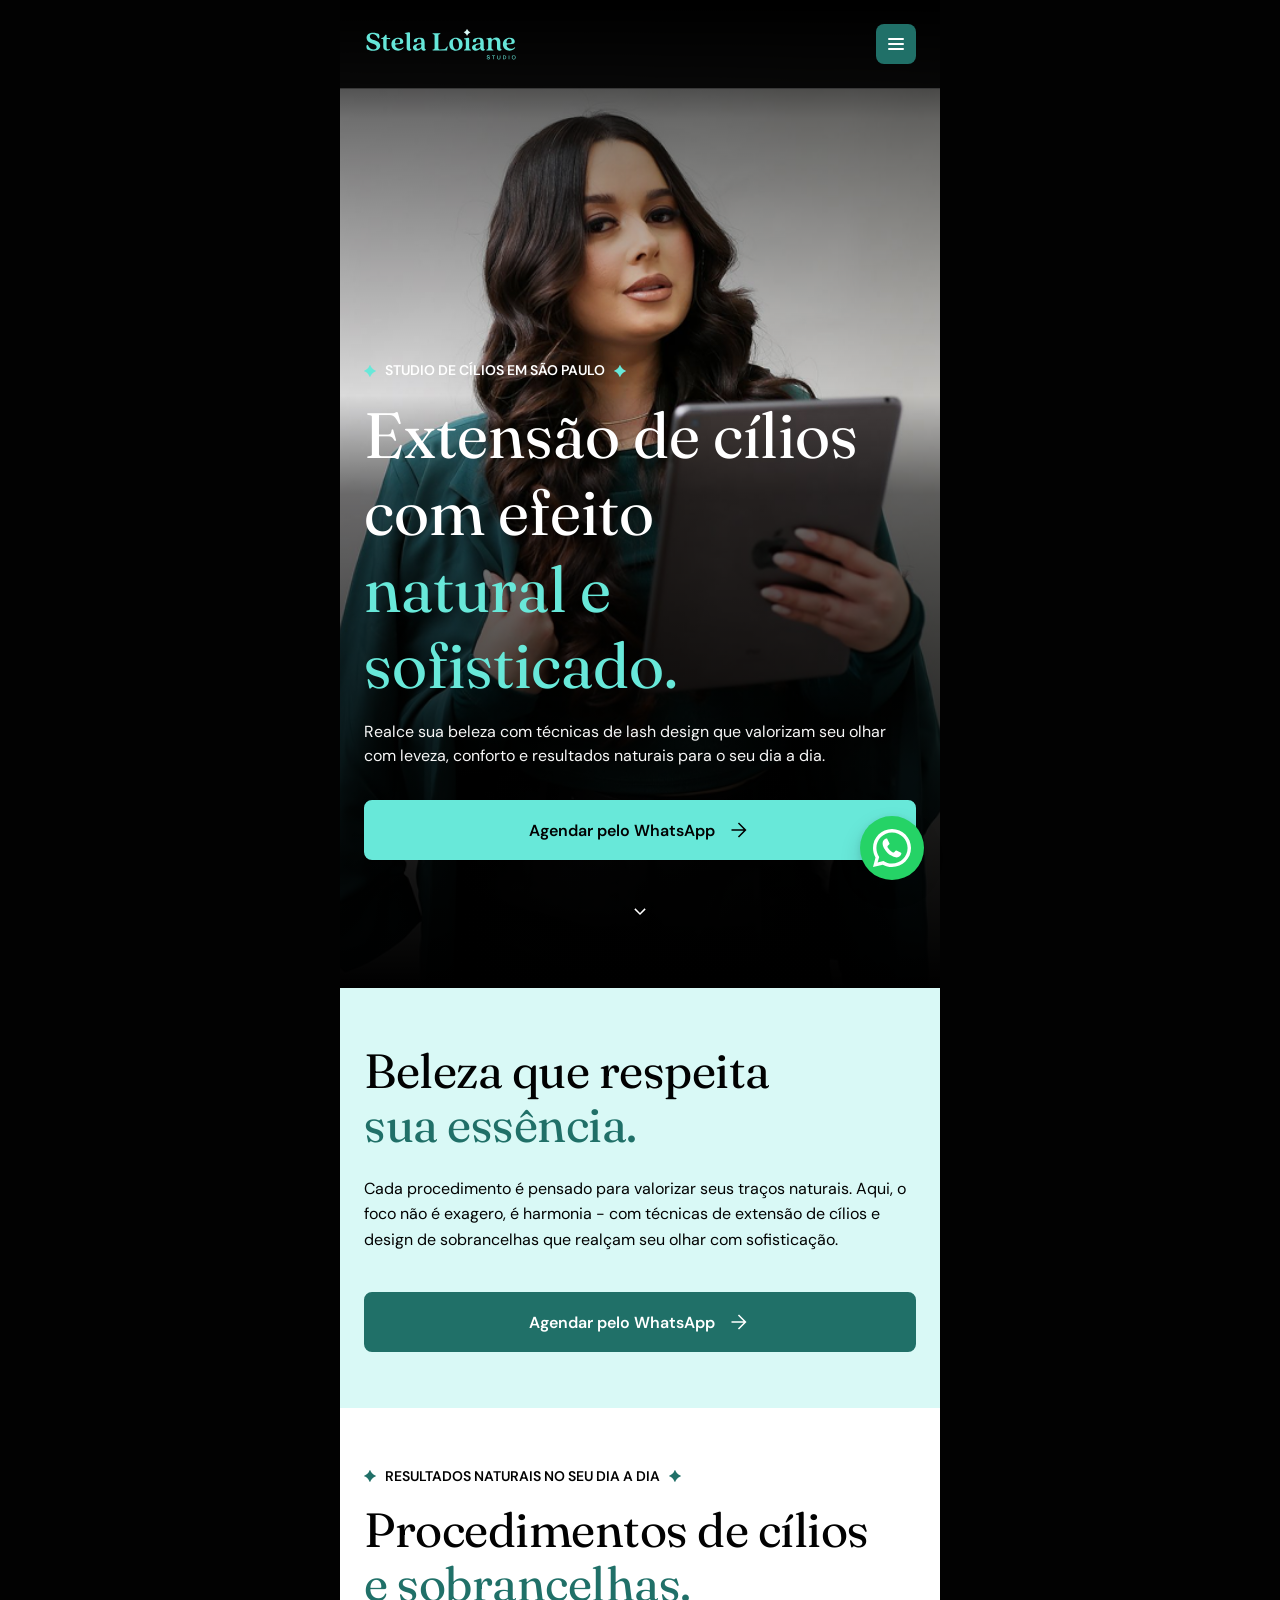
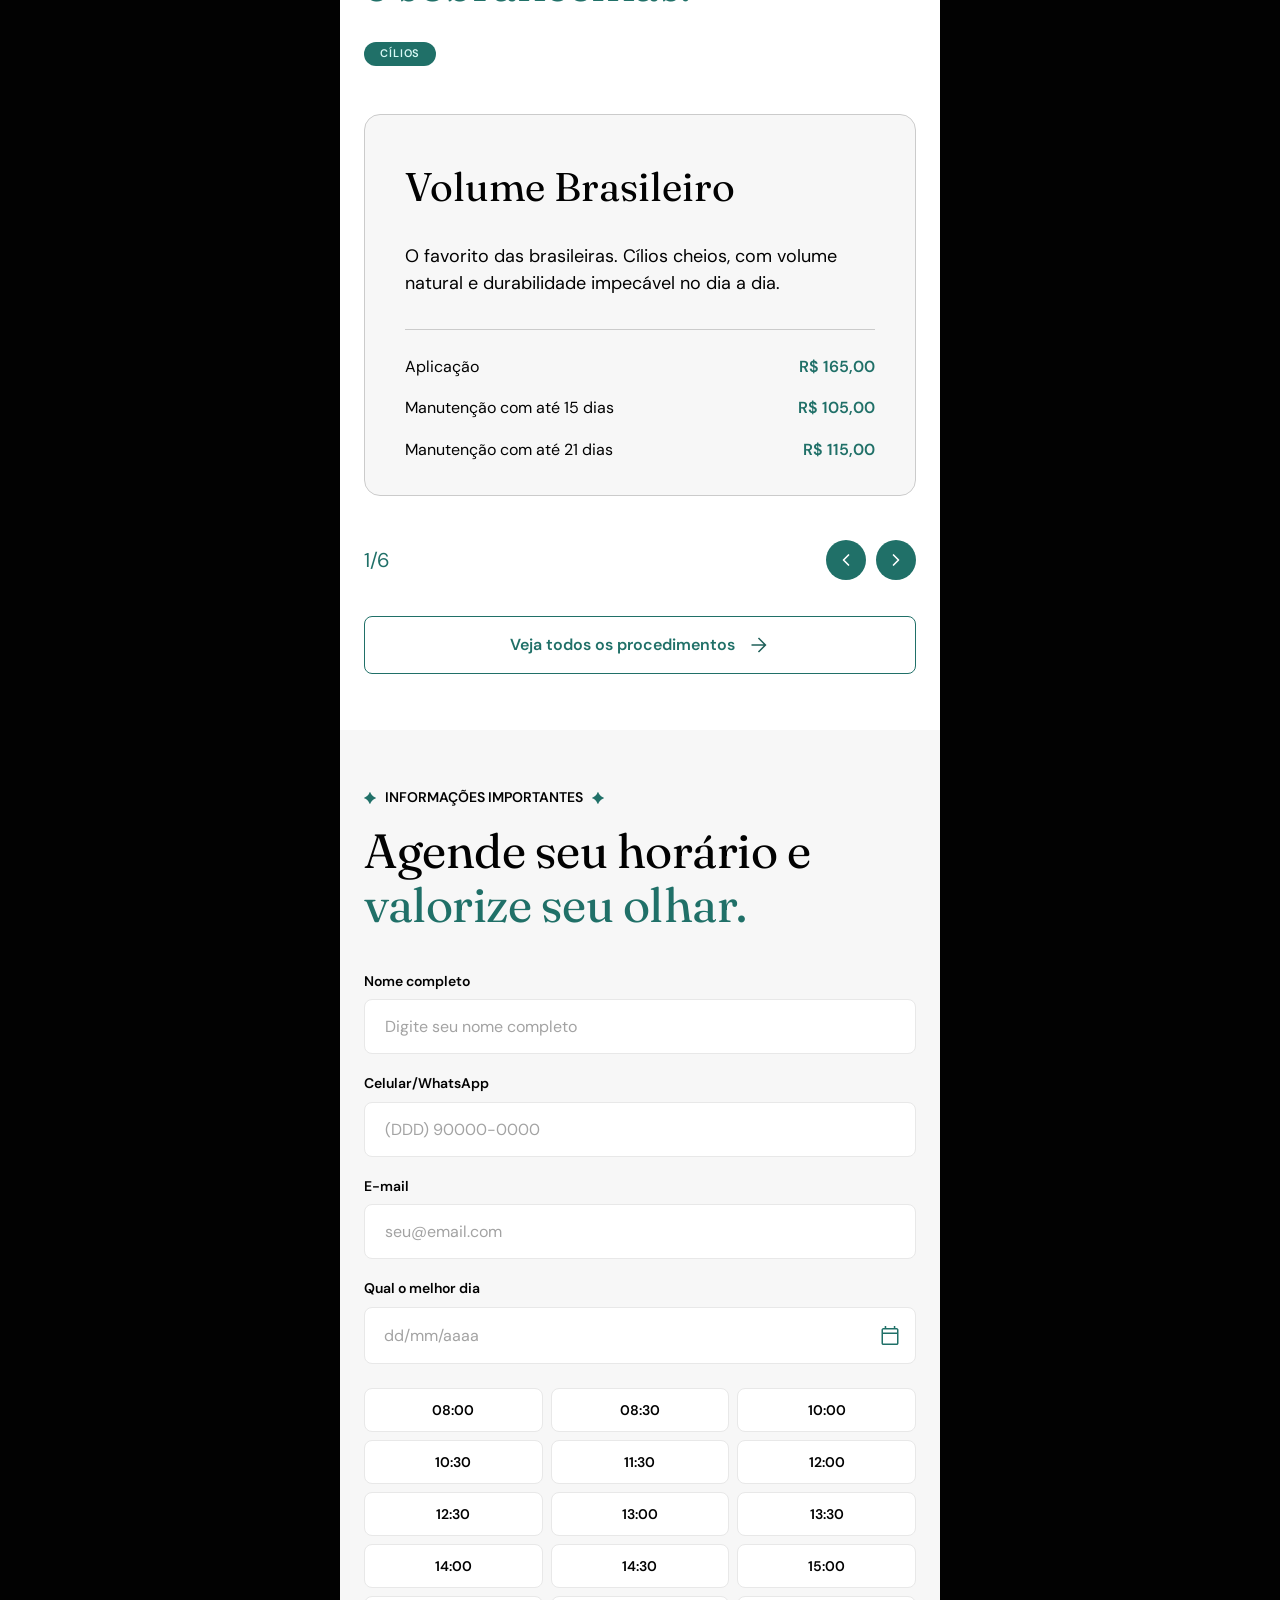
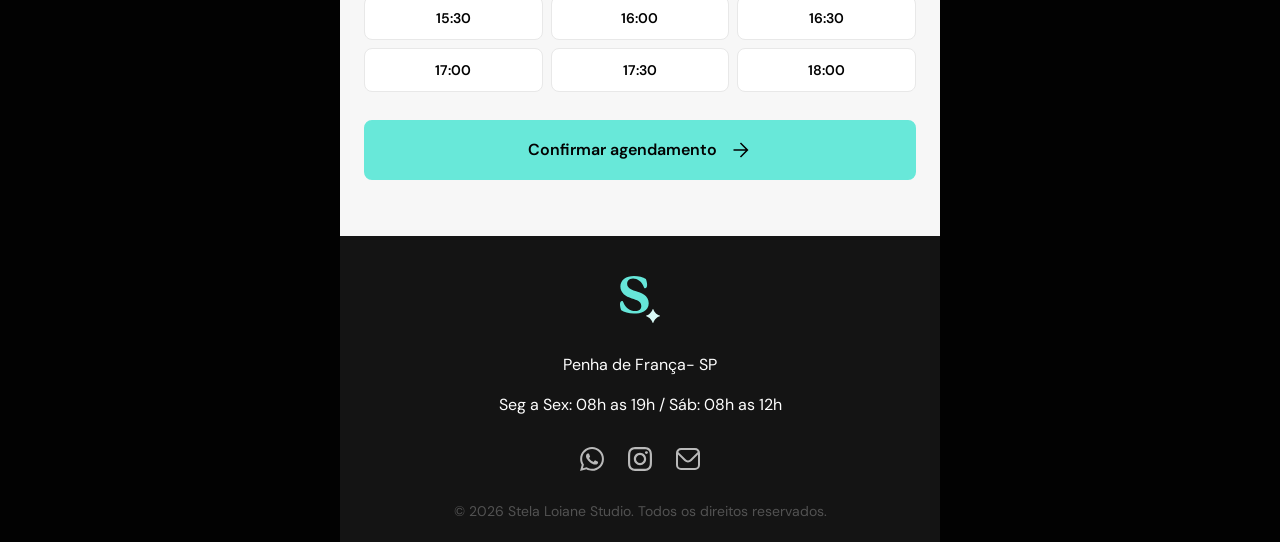
<file: index.html>
<!DOCTYPE html>
<html lang="pt-BR">
<head>
  <meta charset="UTF-8">
  <meta name="viewport" content="width=device-width, initial-scale=1.0">
  <title>Stela Loiane Studio | Extensão de cílios e design de sobrancelhas</title>
  <meta name="description" content="Studio de cílios com lash designer especializada em extensão de cílios, cílios volume brasileiro e design de sobrancelhas com efeito natural.">

  <!-- Google Fonts -->
  <link rel="preconnect" href="https://fonts.googleapis.com">
  <link rel="preconnect" href="https://fonts.gstatic.com" crossorigin>
  <link href="https://fonts.googleapis.com/css2?family=Fraunces:ital,opsz,wght@0,9..144,400;1,9..144,400&family=DM+Sans:wght@400;600&display=swap" rel="stylesheet">

  <!-- CSS -->
  <link rel="stylesheet" href="css/tokens.css">
  <link rel="stylesheet" href="css/base.css">
  <link rel="stylesheet" href="css/components.css">
  <link rel="stylesheet" href="css/pages/home.css">
</head>
<body class="page_home">

  <!-- NAVBAR -->
  <header class="navbar" id="navbar">
    <div class="container">
      <div class="navbar__inner">
        <a href="index.html" class="navbar__logo">
          <img src="assets/Logo Navbar.svg" alt="Stela Loiane Studio, studio de cílios">
        </a>
        <nav class="navbar__nav" aria-label="Navegação principal">
          <a href="index.html" class="navbar__link">Início</a>
          <a href="catalogo.html" class="navbar__link">Procedimentos</a>
          <a href="#contato" class="navbar__link">Agendar horário</a>
        </nav>
        <a href="#contato" class="btn btn--primary navbar__cta">Fale comigo</a>
        <button class="navbar__toggle" aria-label="Abrir menu" aria-expanded="false">
          <span></span>
          <span></span>
          <span></span>
        </button>
      </div>
    </div>
  </header>

  <main class="page-wrapper page-wrapper--home" id="main-content">

    <button class="navbar__menu-overlay" type="button" aria-label="Fechar menu" aria-hidden="true" tabindex="-1"></button>

    <!-- MENU MOBILE -->
    <nav class="navbar__mobile-menu" aria-label="Menu mobile">
      <div class="navbar__mobile-links">
        <a href="index.html" class="navbar__link">Início</a>
        <a href="catalogo.html" class="navbar__link">Procedimentos</a>
        <a href="#contato" class="navbar__link">Agendar horário</a>
      </div>
      <a href="#contato" class="btn btn--accent">Fale comigo</a>
    </nav>

    <!-- ======================================================
         HERO
    ====================================================== -->
    <section class="hero section_home-hero" id="hero" aria-labelledby="home-hero-title">
      <img src="assets/img-hero-600px.png" alt="Extensão de cílios com efeito natural e sofisticado" class="hero__bg">
      <div class="container hero__content">
        <div class="hero__copy">
          <p class="tagline tagline--dark">
            <span class="tagline__icon" aria-hidden="true"></span>
            <span class="tagline__text">Studio de cílios em São Paulo</span>
            <span class="tagline__icon" aria-hidden="true"></span>
          </p>
          <h1 class="hero__title" id="home-hero-title">
            Extensão de cílios com efeito
            <span class="hero__title-accent">natural e sofisticado.</span>
          </h1>
          <p class="hero__desc">
            Realce sua beleza com técnicas de lash design que valorizam seu olhar com leveza, conforto e resultados naturais para o seu dia a dia.
          </p>
        </div>
        <a href="#contato" class="btn btn--accent btn--block hero__cta">
          Agendar pelo WhatsApp
          <img src="assets/arrow_forward.svg" alt="" aria-hidden="true" class="btn__icon">
        </a>
        <div class="hero__scroll" aria-hidden="true">
          <img src="assets/keyboard_arrow_down.svg" alt="" class="hero__scroll-icon">
        </div>
      </div>
    </section>

    <!-- ======================================================
         SOBRE
    ====================================================== -->
    <section class="sobre section--mint section_home-about" id="sobre" aria-labelledby="home-about-title">
      <div class="container">
        <h2 class="sobre__title" id="home-about-title" data-reveal="up">
          Beleza que respeita
          <span class="sobre__title-accent">sua essência.</span>
        </h2>
        <p class="sobre__desc" data-reveal="up" data-reveal-delay="100">
          Cada procedimento é pensado para valorizar seus traços naturais. Aqui, o foco não é exagero, é harmonia - com técnicas de extensão de cílios e design de sobrancelhas que realçam seu olhar com sofisticação.
        </p>
        <a href="#contato" class="btn btn--teal btn--block sobre__cta" data-reveal="up" data-reveal-delay="200">
          Agendar pelo WhatsApp
          <img src="assets/arrow_forward.svg" alt="" aria-hidden="true" class="btn__icon">
        </a>
      </div>
    </section>

    <!-- ======================================================
         SERVIÇOS
    ====================================================== -->
    <section class="servicos section_home-services" id="servicos" aria-labelledby="home-services-title">
      <div class="container">
        <p class="tagline tagline--light" data-reveal="up">
          <span class="tagline__icon" aria-hidden="true"></span>
          <span class="tagline__text">Resultados naturais no seu dia a dia</span>
          <span class="tagline__icon" aria-hidden="true"></span>
        </p>
        <h2 class="servicos__title" id="home-services-title" data-reveal="up" data-reveal-delay="50">
          Procedimentos de cílios
          <span class="servicos__title-accent">e sobrancelhas.</span>
        </h2>

        <div class="procedimento-group" data-reveal="up" data-reveal-delay="80">
          <div class="procedimento-group__pills">
            <span class="pill">cílios</span>
          </div>
          <div class="procedimento-carousel" data-carousel>
            <div class="procedimento-carousel__viewport">
              <div class="procedimento-carousel__track">
                <article class="procedimento-card">
                  <h3 class="procedimento-card__title">Volume Brasileiro</h3>
                  <div class="procedimento-card__body">
                    <p class="procedimento-card__desc">O favorito das brasileiras. Cílios cheios, com volume natural e durabilidade impecável no dia a dia.</p>
                    <ul class="procedimento-card__prices">
                      <li class="procedimento-card__price-row"><span>Aplicação</span><strong>R$ 165,00</strong></li>
                      <li class="procedimento-card__price-row"><span>Manutenção com até 15 dias</span><strong>R$ 105,00</strong></li>
                      <li class="procedimento-card__price-row"><span>Manutenção com até 21 dias</span><strong>R$ 115,00</strong></li>
                    </ul>
                  </div>
                </article>

                <article class="procedimento-card">
                  <h3 class="procedimento-card__title">Volume Egípcio</h3>
                  <div class="procedimento-card__body">
                    <p class="procedimento-card__desc">Visual mais marcante e volumoso, ideal para quem busca destaque no olhar.</p>
                    <ul class="procedimento-card__prices">
                      <li class="procedimento-card__price-row"><span>Aplicação</span><strong>R$ 175,00</strong></li>
                      <li class="procedimento-card__price-row"><span>Manutenção com até 15 dias</span><strong>R$ 115,00</strong></li>
                      <li class="procedimento-card__price-row"><span>Manutenção com até 21 dias</span><strong>R$ 125,00</strong></li>
                    </ul>
                  </div>
                </article>

                <article class="procedimento-card">
                  <h3 class="procedimento-card__title">Volume Europeu</h3>
                  <div class="procedimento-card__body">
                    <p class="procedimento-card__desc">Volume intenso e sofisticado, com fios ultrafinos que garantem leveza e elegância.</p>
                    <ul class="procedimento-card__prices">
                      <li class="procedimento-card__price-row"><span>Aplicação</span><strong>R$ 185,00</strong></li>
                      <li class="procedimento-card__price-row"><span>Manutenção com até 15 dias</span><strong>R$ 120,00</strong></li>
                      <li class="procedimento-card__price-row"><span>Manutenção com até 21 dias</span><strong>R$ 130,00</strong></li>
                    </ul>
                  </div>
                </article>

                <article class="procedimento-card">
                  <h3 class="procedimento-card__title">Volume Fox</h3>
                  <div class="procedimento-card__body">
                    <p class="procedimento-card__desc">Efeito alongado no canto externo, criando um olhar mais puxado e sensual.</p>
                    <ul class="procedimento-card__prices">
                      <li class="procedimento-card__price-row"><span>Aplicação</span><strong>R$ 195,00</strong></li>
                      <li class="procedimento-card__price-row"><span>Manutenção com até 15 dias</span><strong>R$ 130,00</strong></li>
                      <li class="procedimento-card__price-row"><span>Manutenção com até 21 dias</span><strong>R$ 140,00</strong></li>
                    </ul>
                  </div>
                </article>

                <article class="procedimento-card">
                  <h3 class="procedimento-card__title">Volume Luna</h3>
                  <div class="procedimento-card__body">
                    <p class="procedimento-card__desc">Efeito moderno com distribuição estratégica dos fios, trazendo leveza e estilo ao olhar.</p>
                    <ul class="procedimento-card__prices">
                      <li class="procedimento-card__price-row"><span>Aplicação</span><strong>R$ 175,00</strong></li>
                      <li class="procedimento-card__price-row"><span>Manutenção com até 15 dias</span><strong>R$ 120,00</strong></li>
                      <li class="procedimento-card__price-row"><span>Manutenção com até 21 dias</span><strong>R$ 130,00</strong></li>
                    </ul>
                  </div>
                </article>

                <article class="procedimento-card">
                  <h3 class="procedimento-card__title">Lash Lifting</h3>
                  <div class="procedimento-card__body">
                    <p class="procedimento-card__desc">Curvatura natural dos cílios sem necessidade de extensão. Ideal para quem busca praticidade.</p>
                    <ul class="procedimento-card__prices">
                      <li class="procedimento-card__price-row"><span>Preço</span><strong>R$ 160,00</strong></li>
                    </ul>
                  </div>
                </article>
              </div>
            </div>
            <div class="carousel-nav">
              <span class="carousel-nav__counter" aria-live="polite">1/6</span>
              <div class="carousel-nav__arrows">
                <button class="carousel-arrow" aria-label="Anterior" disabled>
                  <svg viewBox="0 0 24 24" fill="none" stroke="currentColor" stroke-width="2" stroke-linecap="round" stroke-linejoin="round" aria-hidden="true"><polyline points="15 18 9 12 15 6"></polyline></svg>
                </button>
                <button class="carousel-arrow" aria-label="Próximo">
                  <svg viewBox="0 0 24 24" fill="none" stroke="currentColor" stroke-width="2" stroke-linecap="round" stroke-linejoin="round" aria-hidden="true"><polyline points="9 18 15 12 9 6"></polyline></svg>
                </button>
              </div>
            </div>
          </div>
        </div>

        <a href="catalogo.html" class="btn btn--outline btn--block servicos__cta" data-reveal="up">
          Veja todos os procedimentos
          <img src="assets/arrow_forward.svg" alt="" aria-hidden="true" class="btn__icon">
        </a>
      </div>
    </section>

    <!-- ======================================================
         AGENDAMENTO
    ====================================================== -->
    <section class="agendamento section_home-booking" id="contato" aria-labelledby="home-booking-title">
      <div class="container">
        <p class="tagline tagline--light" data-reveal="up">
          <span class="tagline__icon" aria-hidden="true"></span>
          <span class="tagline__text">Informações importantes</span>
          <span class="tagline__icon" aria-hidden="true"></span>
        </p>
        <h2 class="agendamento__title" id="home-booking-title" data-reveal="up" data-reveal-delay="50">
          Agende seu horário e
          <span class="agendamento__title-accent">valorize seu olhar.</span>
        </h2>

        <form class="agendamento__form" novalidate>

          <div class="form-field">
            <label class="form-field__label" for="nome">Nome completo</label>
            <input class="form-field__input" type="text" id="nome" name="nome"
                   placeholder="Digite seu nome completo" autocomplete="name">
          </div>

          <div class="form-field">
            <label class="form-field__label" for="telefone">Celular/WhatsApp</label>
            <input class="form-field__input" type="tel" id="telefone" name="telefone"
                   placeholder="(DDD) 90000-0000" autocomplete="tel">
          </div>

          <div class="form-field">
            <label class="form-field__label" for="email">E-mail</label>
            <input class="form-field__input" type="email" id="email" name="email"
                   placeholder="seu@email.com" autocomplete="email">
          </div>

          <div class="form-field">
            <label class="form-field__label" for="data">Qual o melhor dia</label>
            <div class="form-field__date-wrap">
              <input class="form-field__input" type="date" id="data" name="data" required>
              <span class="form-field__date-placeholder" aria-hidden="true">dd/mm/aaaa</span>
              <img src="assets/calendar_today.svg" alt="" aria-hidden="true" class="form-field__icon">
            </div>
          </div>

          <div class="horarios" role="group" aria-label="Escolha um horário">
            <div class="horarios__grid">
              <button type="button" class="horario-btn">08:00</button>
              <button type="button" class="horario-btn">08:30</button>
              <button type="button" class="horario-btn">10:00</button>
              <button type="button" class="horario-btn">10:30</button>
              <button type="button" class="horario-btn">11:30</button>
              <button type="button" class="horario-btn">12:00</button>
              <button type="button" class="horario-btn">12:30</button>
              <button type="button" class="horario-btn">13:00</button>
              <button type="button" class="horario-btn">13:30</button>
              <button type="button" class="horario-btn">14:00</button>
              <button type="button" class="horario-btn">14:30</button>
              <button type="button" class="horario-btn">15:00</button>
              <button type="button" class="horario-btn">15:30</button>
              <button type="button" class="horario-btn">16:00</button>
              <button type="button" class="horario-btn">16:30</button>
              <button type="button" class="horario-btn">17:00</button>
              <button type="button" class="horario-btn">17:30</button>
              <button type="button" class="horario-btn">18:00</button>
            </div>
          </div>

          <button type="submit" class="btn btn--accent btn--block agendamento__submit">
            Confirmar agendamento
            <img src="assets/arrow_forward.svg" alt="" aria-hidden="true" class="btn__icon">
          </button>

        </form>
      </div>
    </section>

  </main>

  <!-- ======================================================
       FOOTER
  ====================================================== -->
  <footer class="footer component_footer" aria-label="Rodapé">
    <div class="container footer__container">
      <div class="footer__brand-mark">
        <img src="assets/Logo Footer.svg" alt="Stela Loiane Studio, extensão de cílios e design de sobrancelhas">
      </div>

      <div class="footer__info">
        <p class="footer__address">Penha de França- SP</p>
        <p class="footer__hours">Seg a Sex: 08h as 19h / Sáb: 08h as 12h</p>
      </div>

      <div class="footer__social" aria-label="Redes sociais">
        <a href="https://wa.me/5511948715365" class="footer__social-link" aria-label="WhatsApp" target="_blank" rel="noopener noreferrer">
          <img src="assets/Whatsapp%20Icon%20(1).svg" alt="WhatsApp">
        </a>
        <a href="https://www.instagram.com/stelaloiane_studio/" class="footer__social-link" aria-label="Instagram" target="_blank" rel="noopener noreferrer">
          <img src="assets/Instagram%20Icon.svg" alt="Instagram">
        </a>
        <a href="mailto:contato@stelaloianestudio.com" class="footer__social-link" aria-label="E-mail">
          <img src="assets/Email%20Envelope.svg" alt="E-mail">
        </a>
      </div>

      <p class="footer__copy">&copy; 2026 Stela Loiane Studio. Todos os direitos reservados.</p>
    </div>
  </footer>

  <a class="whatsapp-float" href="https://wa.me/5511948715365" target="_blank" rel="noopener noreferrer" aria-label="Falar com a lash designer no WhatsApp">
    <img src="assets/Digital_Glyph_White_RGB_2026.svg" alt="" aria-hidden="true">
  </a>

  <!-- JS -->
  <script src="js/main.js"></script>
</body>
</html>
</file>
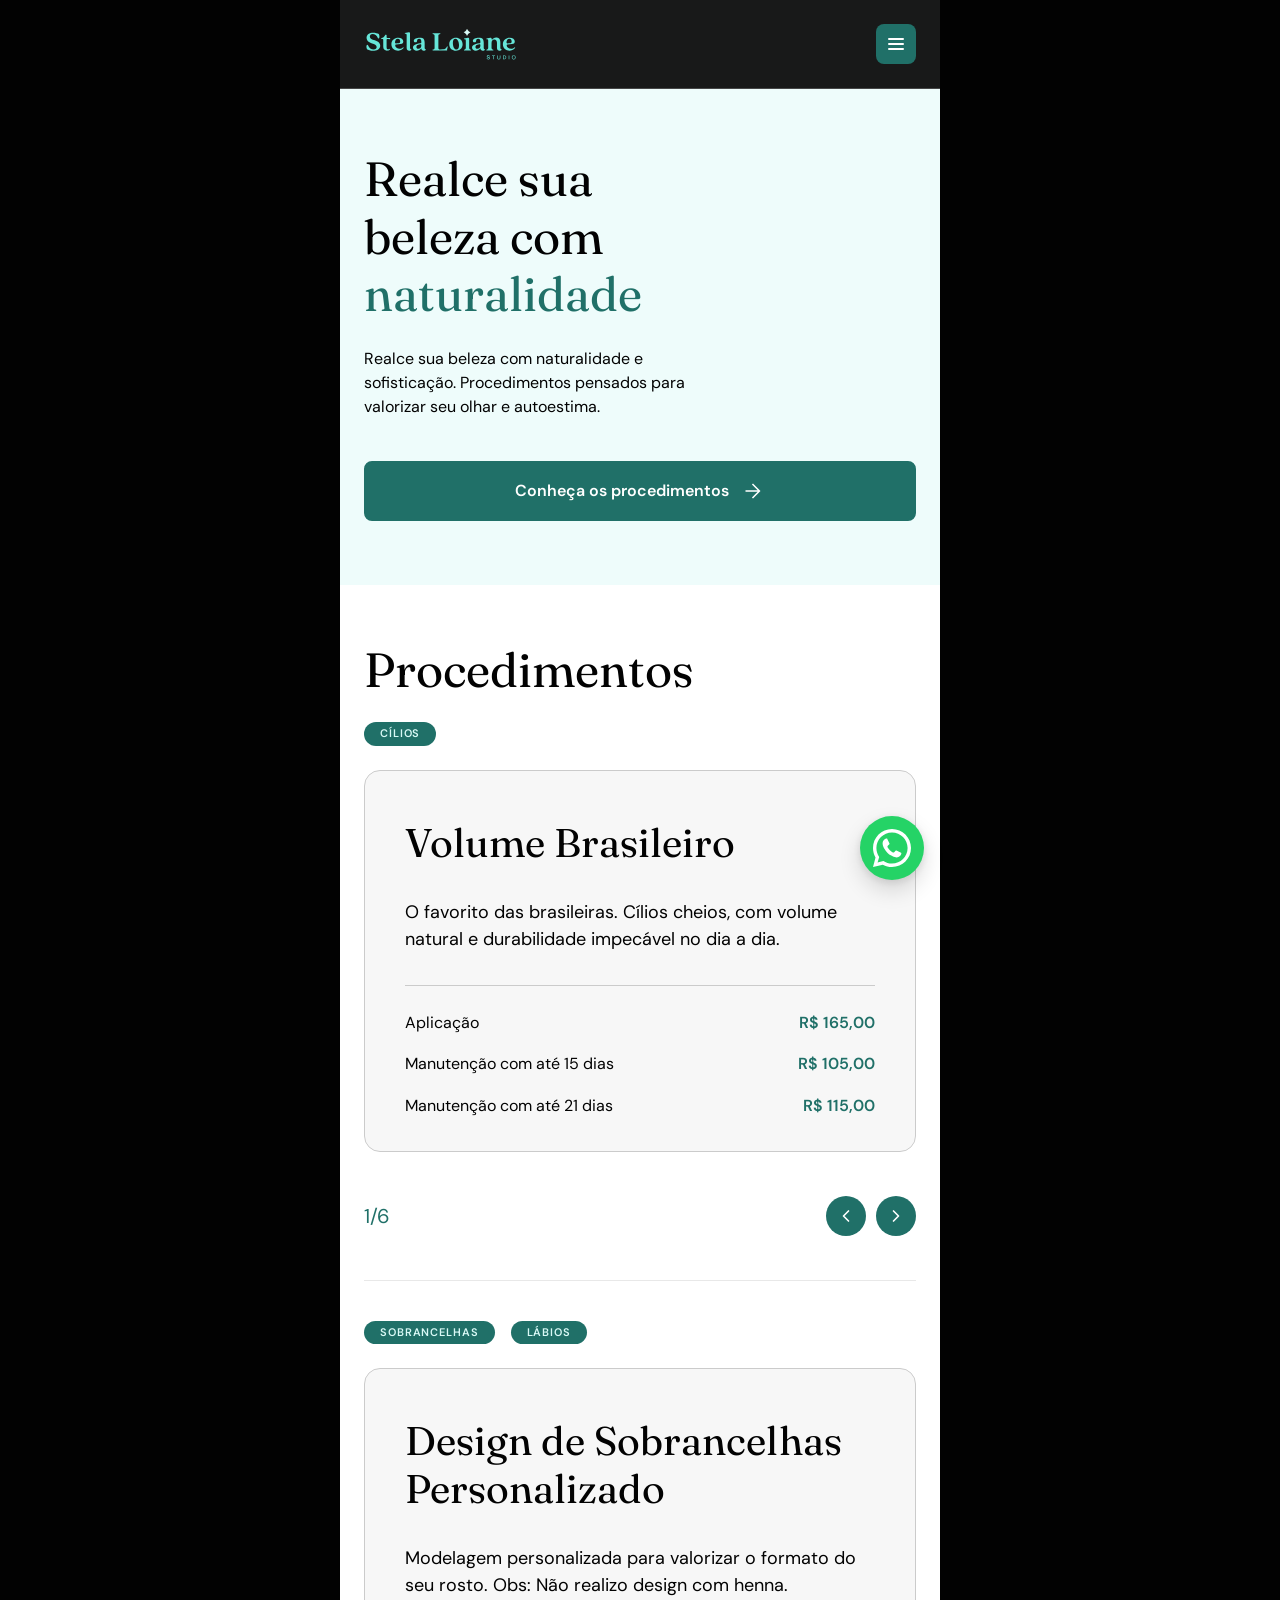
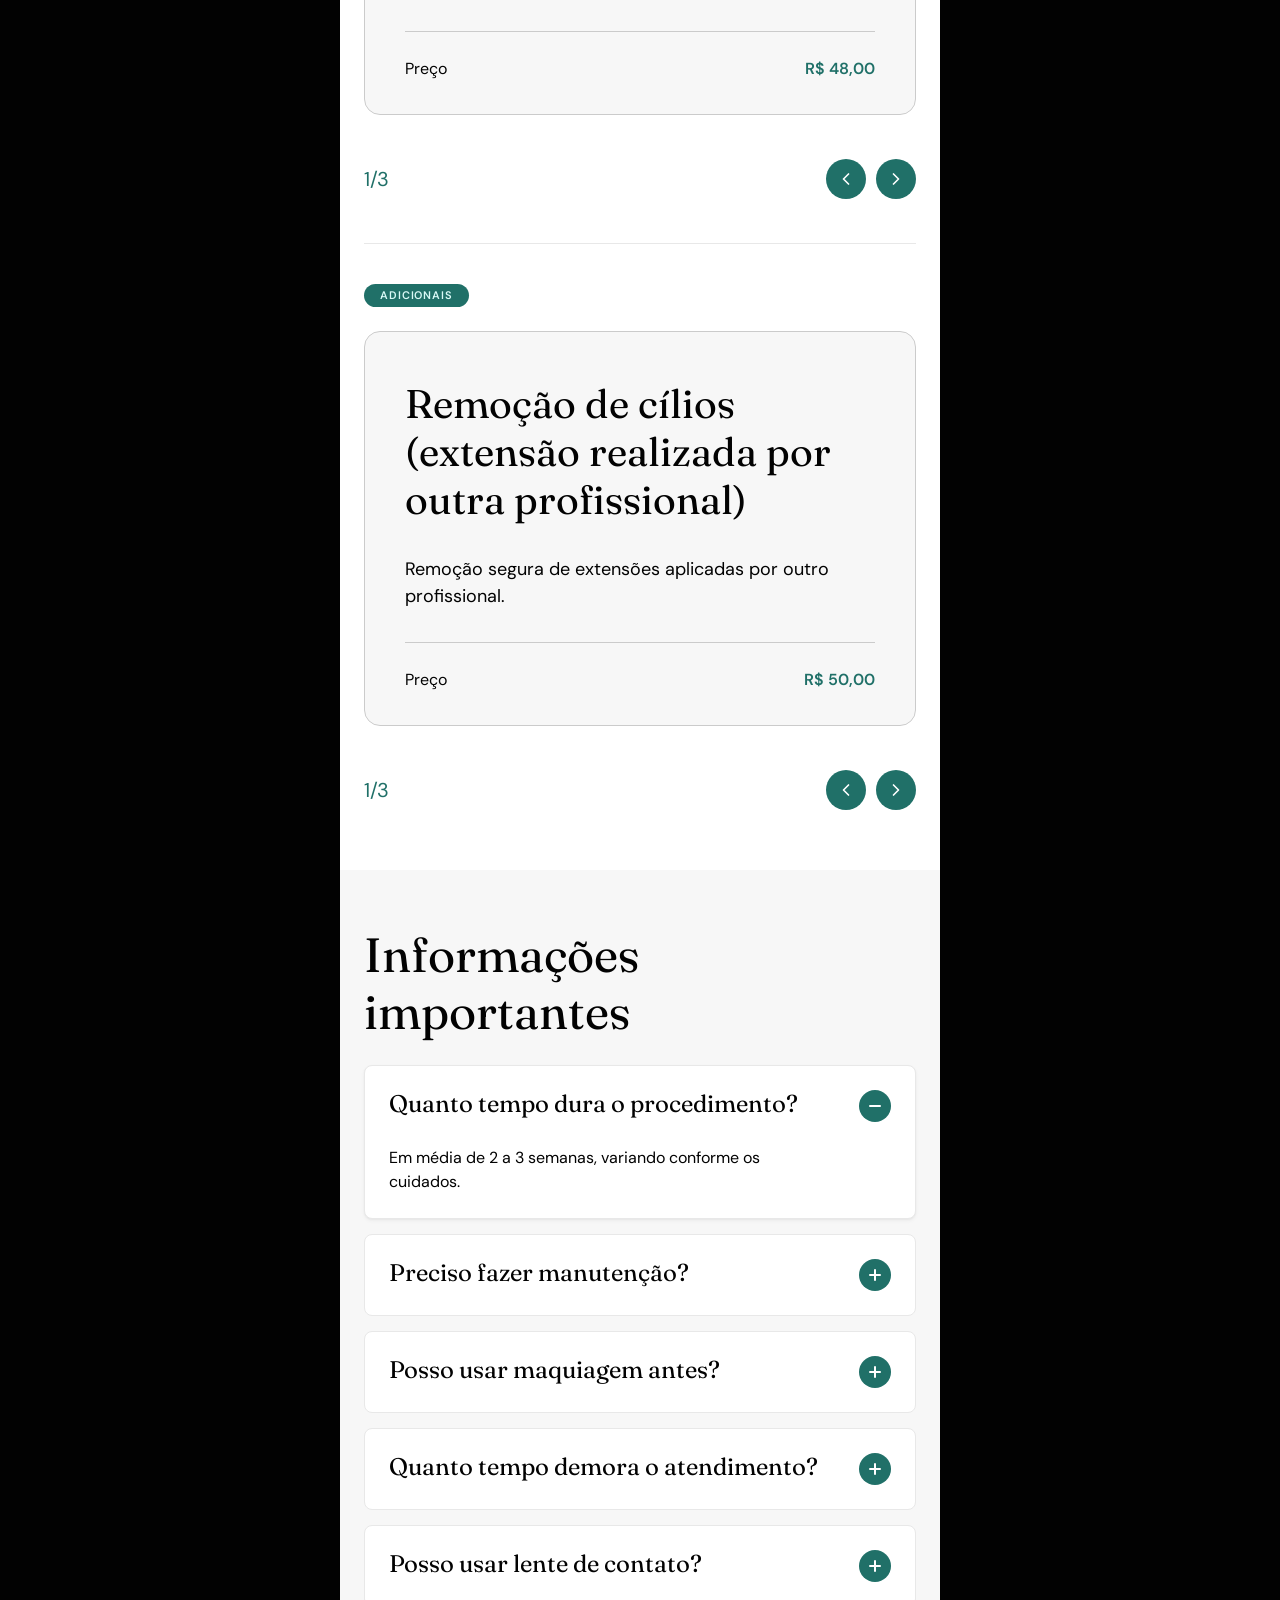
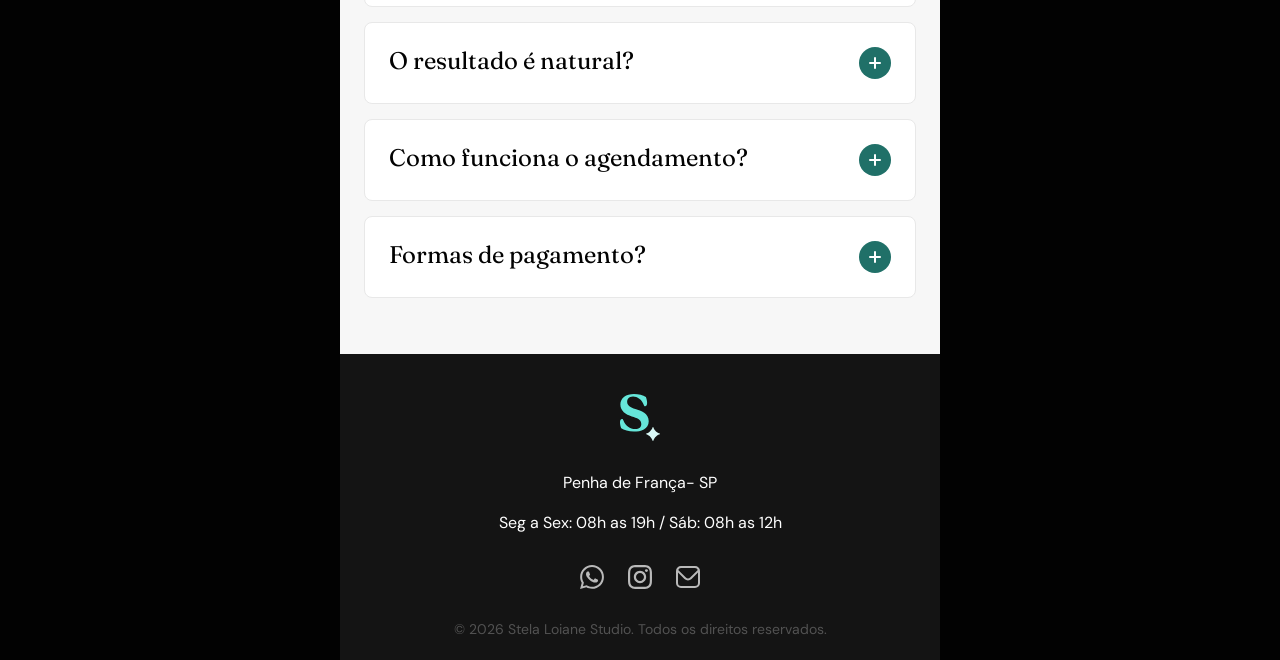
<file: catalogo.html>
<!DOCTYPE html>
<html lang="pt-BR">
<head>
  <meta charset="UTF-8">
  <meta name="viewport" content="width=device-width, initial-scale=1.0">
  <title>Catálogo — Stela Loiane Studio</title>
  <meta name="description" content="">

  <!-- Google Fonts -->
  <link rel="preconnect" href="https://fonts.googleapis.com">
  <link rel="preconnect" href="https://fonts.gstatic.com" crossorigin>
  <link href="https://fonts.googleapis.com/css2?family=Fraunces:ital,opsz,wght@0,9..144,400;1,9..144,400&family=DM+Sans:wght@400;600&display=swap" rel="stylesheet">

  <!-- CSS -->
  <link rel="stylesheet" href="css/tokens.css">
  <link rel="stylesheet" href="css/base.css">
  <link rel="stylesheet" href="css/components.css">
  <link rel="stylesheet" href="css/pages/catalogo.css">
</head>
<body class="page_catalogo">

  <!-- NAVBAR -->
  <header class="navbar">
    <div class="container">
      <div class="navbar__inner">
        <a href="index.html" class="navbar__logo">
          <img src="assets/Logo Navbar.svg" alt="Stela Loiane Studio">
        </a>
        <nav class="navbar__nav" aria-label="Navegação principal">
          <a href="index.html" class="navbar__link">Início</a>
          <a href="#procedimentos" class="navbar__link">Procedimentos</a>
          <a href="index.html#contato" class="navbar__link">Agendar horário</a>
        </nav>
        <a href="index.html#contato" class="btn btn--primary navbar__cta">Fale comigo</a>
        <button class="navbar__toggle" aria-label="Abrir menu" aria-expanded="false">
          <span></span>
          <span></span>
          <span></span>
        </button>
      </div>
    </div>
  </header>

  <main class="page-wrapper page-wrapper--catalogo" id="main-content">

    <button class="navbar__menu-overlay" type="button" aria-label="Fechar menu" aria-hidden="true" tabindex="-1"></button>

    <!-- MENU MOBILE -->
    <nav class="navbar__mobile-menu" aria-label="Menu mobile">
      <div class="navbar__mobile-links">
        <a href="index.html" class="navbar__link">Início</a>
        <a href="#procedimentos" class="navbar__link">Procedimentos</a>
        <a href="index.html#contato" class="navbar__link">Agendar horário</a>
      </div>
      <a href="index.html#contato" class="btn btn--accent">Fale comigo</a>
    </nav>

    <section class="catalogo-hero section_catalogo-hero" id="catalogo-hero" aria-labelledby="catalogo-hero-title">
      <div class="container catalogo-hero__content">
        <div class="catalogo-hero__text">
          <h1 class="catalogo-hero__title" id="catalogo-hero-title">Realce sua beleza com <span>naturalidade</span></h1>
          <p class="catalogo-hero__desc">Realce sua beleza com naturalidade e sofisticação. Procedimentos pensados para valorizar seu olhar e autoestima.</p>
        </div>
        <a href="#procedimentos" class="btn btn--secondary btn--block catalogo-hero__cta">
          <span>Conheça os procedimentos</span>
          <img class="btn__icon" src="assets/arrow_forward.svg" alt="" aria-hidden="true">
        </a>
      </div>
    </section>

    <section class="catalogo-procedimentos section_catalogo-procedimentos" id="procedimentos" aria-labelledby="catalogo-procedimentos-title">
      <div class="container">
        <h2 class="catalogo-section-title" id="catalogo-procedimentos-title">Procedimentos</h2>

        <!-- GRUPO: Cílios -->
        <div class="procedimento-group">
          <div class="procedimento-group__pills">
            <span class="pill">cílios</span>
          </div>
          <div class="procedimento-carousel" data-carousel>
            <div class="procedimento-carousel__viewport">
              <div class="procedimento-carousel__track">
                <article class="procedimento-card">
                  <h3 class="procedimento-card__title">Volume Brasileiro</h3>
                  <div class="procedimento-card__body">
                    <p class="procedimento-card__desc">O favorito das brasileiras. Cílios cheios, com volume natural e durabilidade impecável no dia a dia.</p>
                    <ul class="procedimento-card__prices">
                      <li class="procedimento-card__price-row"><span>Aplicação</span><strong>R$ 165,00</strong></li>
                      <li class="procedimento-card__price-row"><span>Manutenção com até 15 dias</span><strong>R$ 105,00</strong></li>
                      <li class="procedimento-card__price-row"><span>Manutenção com até 21 dias</span><strong>R$ 115,00</strong></li>
                    </ul>
                  </div>
                </article>
                <article class="procedimento-card">
                  <h3 class="procedimento-card__title">Volume Egípcio</h3>
                  <div class="procedimento-card__body">
                    <p class="procedimento-card__desc">Visual mais marcante e volumoso, ideal para quem busca destaque no olhar.</p>
                    <ul class="procedimento-card__prices">
                      <li class="procedimento-card__price-row"><span>Aplicação</span><strong>R$ 175,00</strong></li>
                      <li class="procedimento-card__price-row"><span>Manutenção com até 15 dias</span><strong>R$ 115,00</strong></li>
                      <li class="procedimento-card__price-row"><span>Manutenção com até 21 dias</span><strong>R$ 125,00</strong></li>
                    </ul>
                  </div>
                </article>
                <article class="procedimento-card">
                  <h3 class="procedimento-card__title">Volume Europeu</h3>
                  <div class="procedimento-card__body">
                    <p class="procedimento-card__desc">Volume intenso e sofisticado, com fios ultrafinos que garantem leveza e elegância.</p>
                    <ul class="procedimento-card__prices">
                      <li class="procedimento-card__price-row"><span>Aplicação</span><strong>R$ 185,00</strong></li>
                      <li class="procedimento-card__price-row"><span>Manutenção com até 15 dias</span><strong>R$ 120,00</strong></li>
                      <li class="procedimento-card__price-row"><span>Manutenção com até 21 dias</span><strong>R$ 130,00</strong></li>
                    </ul>
                  </div>
                </article>
                <article class="procedimento-card">
                  <h3 class="procedimento-card__title">Volume Fox</h3>
                  <div class="procedimento-card__body">
                    <p class="procedimento-card__desc">Efeito alongado no canto externo, criando um olhar mais puxado e sensual.</p>
                    <ul class="procedimento-card__prices">
                      <li class="procedimento-card__price-row"><span>Aplicação</span><strong>R$ 195,00</strong></li>
                      <li class="procedimento-card__price-row"><span>Manutenção com até 15 dias</span><strong>R$ 130,00</strong></li>
                      <li class="procedimento-card__price-row"><span>Manutenção com até 21 dias</span><strong>R$ 140,00</strong></li>
                    </ul>
                  </div>
                </article>
                <article class="procedimento-card">
                  <h3 class="procedimento-card__title">Volume Luna</h3>
                  <div class="procedimento-card__body">
                    <p class="procedimento-card__desc">Efeito moderno com distribuição estratégica dos fios, trazendo leveza e estilo ao olhar.</p>
                    <ul class="procedimento-card__prices">
                      <li class="procedimento-card__price-row"><span>Aplicação</span><strong>R$ 175,00</strong></li>
                      <li class="procedimento-card__price-row"><span>Manutenção com até 15 dias</span><strong>R$ 120,00</strong></li>
                      <li class="procedimento-card__price-row"><span>Manutenção com até 21 dias</span><strong>R$ 130,00</strong></li>
                    </ul>
                  </div>
                </article>
                <article class="procedimento-card">
                  <h3 class="procedimento-card__title">Lash Lifting</h3>
                  <div class="procedimento-card__body">
                    <p class="procedimento-card__desc">Curvatura natural dos cílios sem necessidade de extensão. Ideal para quem busca praticidade.</p>
                    <ul class="procedimento-card__prices">
                      <li class="procedimento-card__price-row"><span>Preço</span><strong>R$ 160,00</strong></li>
                    </ul>
                  </div>
                </article>
              </div>
            </div>
            <div class="carousel-nav">
              <span class="carousel-nav__counter" aria-live="polite">1/6</span>
              <div class="carousel-nav__arrows">
                <button class="carousel-arrow" aria-label="Anterior" disabled>
                  <svg viewBox="0 0 24 24" fill="none" stroke="currentColor" stroke-width="2" stroke-linecap="round" stroke-linejoin="round" aria-hidden="true"><polyline points="15 18 9 12 15 6"></polyline></svg>
                </button>
                <button class="carousel-arrow" aria-label="Próximo">
                  <svg viewBox="0 0 24 24" fill="none" stroke="currentColor" stroke-width="2" stroke-linecap="round" stroke-linejoin="round" aria-hidden="true"><polyline points="9 18 15 12 9 6"></polyline></svg>
                </button>
              </div>
            </div>
          </div>
        </div>

        <div class="procedimento-divisor" aria-hidden="true"></div>

        <!-- GRUPO: Sobrancelhas + Lábios -->
        <div class="procedimento-group">
          <div class="procedimento-group__pills">
            <span class="pill">sobrancelhas</span>
            <span class="pill">lábios</span>
          </div>
          <div class="procedimento-carousel" data-carousel>
            <div class="procedimento-carousel__viewport">
              <div class="procedimento-carousel__track">
                <article class="procedimento-card">
                  <h3 class="procedimento-card__title">Design de Sobrancelhas Personalizado</h3>
                  <div class="procedimento-card__body">
                    <p class="procedimento-card__desc">Modelagem personalizada para valorizar o formato do seu rosto. Obs: Não realizo design com henna.</p>
                    <ul class="procedimento-card__prices">
                      <li class="procedimento-card__price-row"><span>Preço</span><strong>R$ 48,00</strong></li>
                    </ul>
                  </div>
                </article>
                <article class="procedimento-card">
                  <h3 class="procedimento-card__title">Brow Lamination</h3>
                  <div class="procedimento-card__body">
                    <p class="procedimento-card__desc">Alinhamento dos fios para efeito volumoso e natural.</p>
                    <ul class="procedimento-card__prices">
                      <li class="procedimento-card__price-row"><span>Preço</span><strong>R$ 120,00</strong></li>
                    </ul>
                  </div>
                </article>
                <article class="procedimento-card">
                  <h3 class="procedimento-card__title">Spa Labial</h3>
                  <div class="procedimento-card__body">
                    <p class="procedimento-card__desc">Hidratação profunda que devolve maciez e aspecto saudável aos lábios.</p>
                    <ul class="procedimento-card__prices">
                      <li class="procedimento-card__price-row"><span>Preço</span><strong>R$ 40,00</strong></li>
                    </ul>
                  </div>
                </article>
              </div>
            </div>
            <div class="carousel-nav">
              <span class="carousel-nav__counter" aria-live="polite">1/3</span>
              <div class="carousel-nav__arrows">
                <button class="carousel-arrow" aria-label="Anterior" disabled>
                  <svg viewBox="0 0 24 24" fill="none" stroke="currentColor" stroke-width="2" stroke-linecap="round" stroke-linejoin="round" aria-hidden="true"><polyline points="15 18 9 12 15 6"></polyline></svg>
                </button>
                <button class="carousel-arrow" aria-label="Próximo">
                  <svg viewBox="0 0 24 24" fill="none" stroke="currentColor" stroke-width="2" stroke-linecap="round" stroke-linejoin="round" aria-hidden="true"><polyline points="9 18 15 12 9 6"></polyline></svg>
                </button>
              </div>
            </div>
          </div>
        </div>

        <div class="procedimento-divisor" aria-hidden="true"></div>

        <!-- GRUPO: Adicionais -->
        <div class="procedimento-group">
          <div class="procedimento-group__pills">
            <span class="pill">adicionais</span>
          </div>
          <div class="procedimento-carousel" data-carousel>
            <div class="procedimento-carousel__viewport">
              <div class="procedimento-carousel__track">
                <article class="procedimento-card">
                  <h3 class="procedimento-card__title">Remoção de cílios (extensão realizada por outra profissional)</h3>
                  <div class="procedimento-card__body">
                    <p class="procedimento-card__desc">Remoção segura de extensões aplicadas por outro profissional.</p>
                    <ul class="procedimento-card__prices">
                      <li class="procedimento-card__price-row"><span>Preço</span><strong>R$ 50,00</strong></li>
                    </ul>
                  </div>
                </article>
                <article class="procedimento-card">
                  <h3 class="procedimento-card__title">Remoção de cílios (extensão realizada por mim)</h3>
                  <div class="procedimento-card__body">
                    <p class="procedimento-card__desc">Remoção química de cílios realizados no studio, com cobrança referente aos custos dos materiais utilizados.</p>
                    <ul class="procedimento-card__prices">
                      <li class="procedimento-card__price-row"><span>Preço</span><strong>R$ 20,00</strong></li>
                    </ul>
                  </div>
                </article>
                <article class="procedimento-card">
                  <h3 class="procedimento-card__title">Epilação buço</h3>
                  <div class="procedimento-card__body">
                    <ul class="procedimento-card__prices">
                      <li class="procedimento-card__price-row"><span>Preço</span><strong>R$ 20,00</strong></li>
                    </ul>
                  </div>
                </article>
              </div>
            </div>
            <div class="carousel-nav">
              <span class="carousel-nav__counter" aria-live="polite">1/3</span>
              <div class="carousel-nav__arrows">
                <button class="carousel-arrow" aria-label="Anterior" disabled>
                  <svg viewBox="0 0 24 24" fill="none" stroke="currentColor" stroke-width="2" stroke-linecap="round" stroke-linejoin="round" aria-hidden="true"><polyline points="15 18 9 12 15 6"></polyline></svg>
                </button>
                <button class="carousel-arrow" aria-label="Próximo">
                  <svg viewBox="0 0 24 24" fill="none" stroke="currentColor" stroke-width="2" stroke-linecap="round" stroke-linejoin="round" aria-hidden="true"><polyline points="9 18 15 12 9 6"></polyline></svg>
                </button>
              </div>
            </div>
          </div>
        </div>

      </div>
    </section>

    <section class="catalogo-faq section_catalogo-faq" id="faq" aria-labelledby="catalogo-faq-title">
      <div class="container">
        <h2 class="catalogo-section-title" id="catalogo-faq-title">Informações importantes</h2>
        <dl class="faq-list-v2">
          <details class="faq-item-v2" open>
            <summary class="faq-item-v2__summary">
              Quanto tempo dura o procedimento?
              <span class="faq-item-v2__icon" aria-hidden="true">
                <svg viewBox="0 0 24 24" fill="none" stroke="currentColor" stroke-width="2" stroke-linecap="round" stroke-linejoin="round" width="24" height="24"><polyline points="6 9 12 15 18 9"></polyline></svg>
              </span>
            </summary>
            <p class="faq-item-v2__answer">Em média de 2 a 3 semanas, variando conforme os cuidados.</p>
          </details>
          <details class="faq-item-v2">
            <summary class="faq-item-v2__summary">
              Preciso fazer manutenção?
              <span class="faq-item-v2__icon" aria-hidden="true">
                <svg viewBox="0 0 24 24" fill="none" stroke="currentColor" stroke-width="2" stroke-linecap="round" stroke-linejoin="round" width="24" height="24"><polyline points="6 9 12 15 18 9"></polyline></svg>
              </span>
            </summary>
            <p class="faq-item-v2__answer">A manutenção é realizada com até 21 dias, com até 50% das extensões de cílios. Após a segunda manutenção, a próxima é renovação completa da extensão. Ou seja, fazemos até duas manutenções de cada extensão de cílios.</p>
          </details>
          <details class="faq-item-v2">
            <summary class="faq-item-v2__summary">
              Posso usar maquiagem antes?
              <span class="faq-item-v2__icon" aria-hidden="true">
                <svg viewBox="0 0 24 24" fill="none" stroke="currentColor" stroke-width="2" stroke-linecap="round" stroke-linejoin="round" width="24" height="24"><polyline points="6 9 12 15 18 9"></polyline></svg>
              </span>
            </summary>
            <p class="faq-item-v2__answer">Evite produtos oleosos na região dos olhos antes do procedimento.</p>
          </details>
          <details class="faq-item-v2">
            <summary class="faq-item-v2__summary">
              Quanto tempo demora o atendimento?
              <span class="faq-item-v2__icon" aria-hidden="true">
                <svg viewBox="0 0 24 24" fill="none" stroke="currentColor" stroke-width="2" stroke-linecap="round" stroke-linejoin="round" width="24" height="24"><polyline points="6 9 12 15 18 9"></polyline></svg>
              </span>
            </summary>
            <p class="faq-item-v2__answer">Entre 1h30 e 2h dependendo do procedimento.</p>
          </details>
          <details class="faq-item-v2">
            <summary class="faq-item-v2__summary">
              Posso usar lente de contato?
              <span class="faq-item-v2__icon" aria-hidden="true">
                <svg viewBox="0 0 24 24" fill="none" stroke="currentColor" stroke-width="2" stroke-linecap="round" stroke-linejoin="round" width="24" height="24"><polyline points="6 9 12 15 18 9"></polyline></svg>
              </span>
            </summary>
            <p class="faq-item-v2__answer">Sim, mas recomenda-se retirar durante o procedimento.</p>
          </details>
          <details class="faq-item-v2">
            <summary class="faq-item-v2__summary">
              O resultado é natural?
              <span class="faq-item-v2__icon" aria-hidden="true">
                <svg viewBox="0 0 24 24" fill="none" stroke="currentColor" stroke-width="2" stroke-linecap="round" stroke-linejoin="round" width="24" height="24"><polyline points="6 9 12 15 18 9"></polyline></svg>
              </span>
            </summary>
            <p class="faq-item-v2__answer">Sim, todos os procedimentos são pensados para valorizar sua beleza natural.</p>
          </details>
          <details class="faq-item-v2">
            <summary class="faq-item-v2__summary">
              Como funciona o agendamento?
              <span class="faq-item-v2__icon" aria-hidden="true">
                <svg viewBox="0 0 24 24" fill="none" stroke="currentColor" stroke-width="2" stroke-linecap="round" stroke-linejoin="round" width="24" height="24"><polyline points="6 9 12 15 18 9"></polyline></svg>
              </span>
            </summary>
            <p class="faq-item-v2__answer">Basta clicar no botão e entrar em contato via WhatsApp.</p>
          </details>
          <details class="faq-item-v2">
            <summary class="faq-item-v2__summary">
              Formas de pagamento?
              <span class="faq-item-v2__icon" aria-hidden="true">
                <svg viewBox="0 0 24 24" fill="none" stroke="currentColor" stroke-width="2" stroke-linecap="round" stroke-linejoin="round" width="24" height="24"><polyline points="6 9 12 15 18 9"></polyline></svg>
              </span>
            </summary>
            <p class="faq-item-v2__answer">Pix, dinheiro e cartão.</p>
          </details>
        </dl>
      </div>
    </section>

  </main>

  <!-- FOOTER -->
  <footer class="footer component_footer" aria-label="Rodapé">
    <div class="container footer__container">
      <div class="footer__brand-mark">
        <img src="assets/Logo Footer.svg" alt="Stela Loiane Studio">
      </div>

      <div class="footer__info">
        <p class="footer__address">Penha de França- SP</p>
        <p class="footer__hours">Seg a Sex: 08h as 19h / Sáb: 08h as 12h</p>
      </div>

      <div class="footer__social" aria-label="Redes sociais">
        <a href="https://wa.me/5511948715365" class="footer__social-link" aria-label="WhatsApp" target="_blank" rel="noopener noreferrer">
          <img src="assets/Whatsapp%20Icon%20(1).svg" alt="WhatsApp">
        </a>
        <a href="https://www.instagram.com/stelaloiane_studio/" class="footer__social-link" aria-label="Instagram" target="_blank" rel="noopener noreferrer">
          <img src="assets/Instagram%20Icon.svg" alt="Instagram">
        </a>
        <a href="mailto:contato@stelaloianestudio.com" class="footer__social-link" aria-label="E-mail">
          <img src="assets/Email%20Envelope.svg" alt="E-mail">
        </a>
      </div>

      <p class="footer__copy">&copy; 2026 Stela Loiane Studio. Todos os direitos reservados.</p>
    </div>
  </footer>

  <a class="whatsapp-float" href="https://wa.me/5511948715365" target="_blank" rel="noopener noreferrer" aria-label="Falar no WhatsApp">
    <img src="assets/Digital_Glyph_White_RGB_2026.svg" alt="" aria-hidden="true">
  </a>

  <!-- JS -->
  <script src="js/main.js"></script>
</body>
</html>
</file>
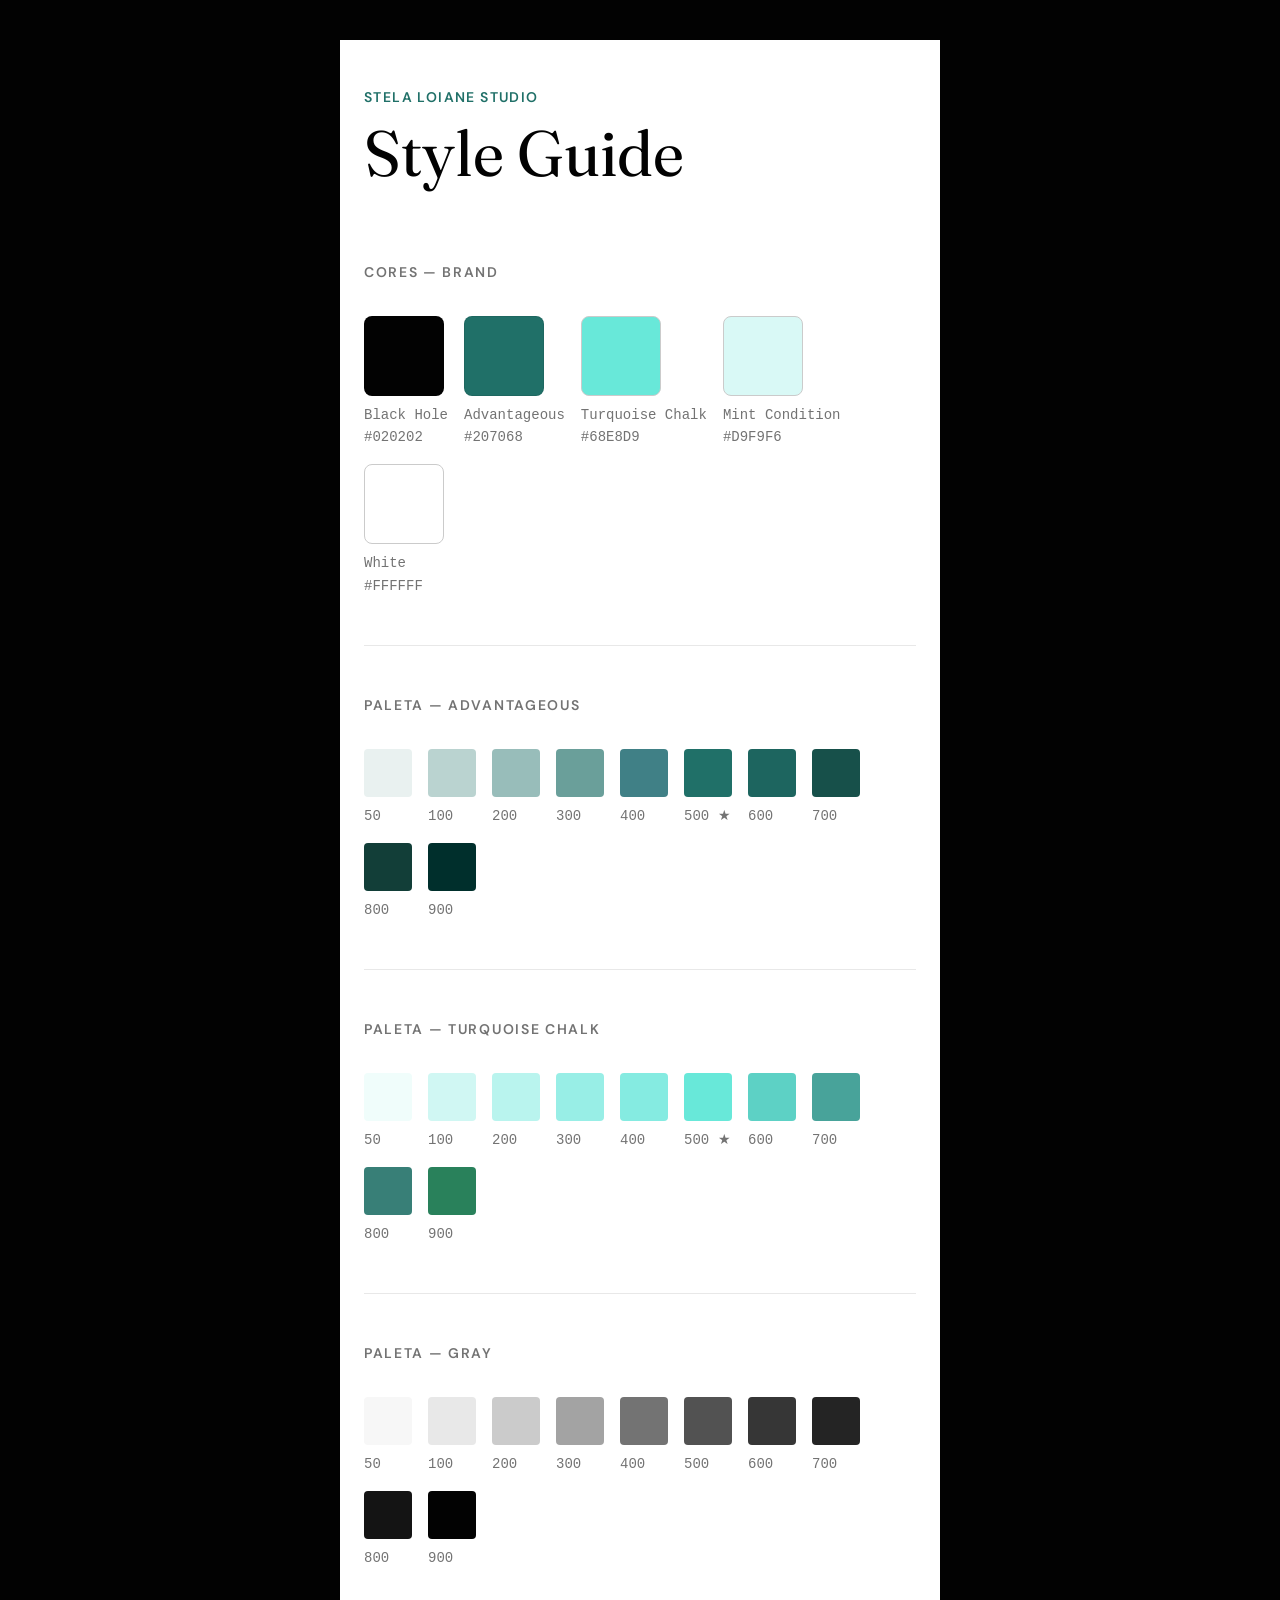
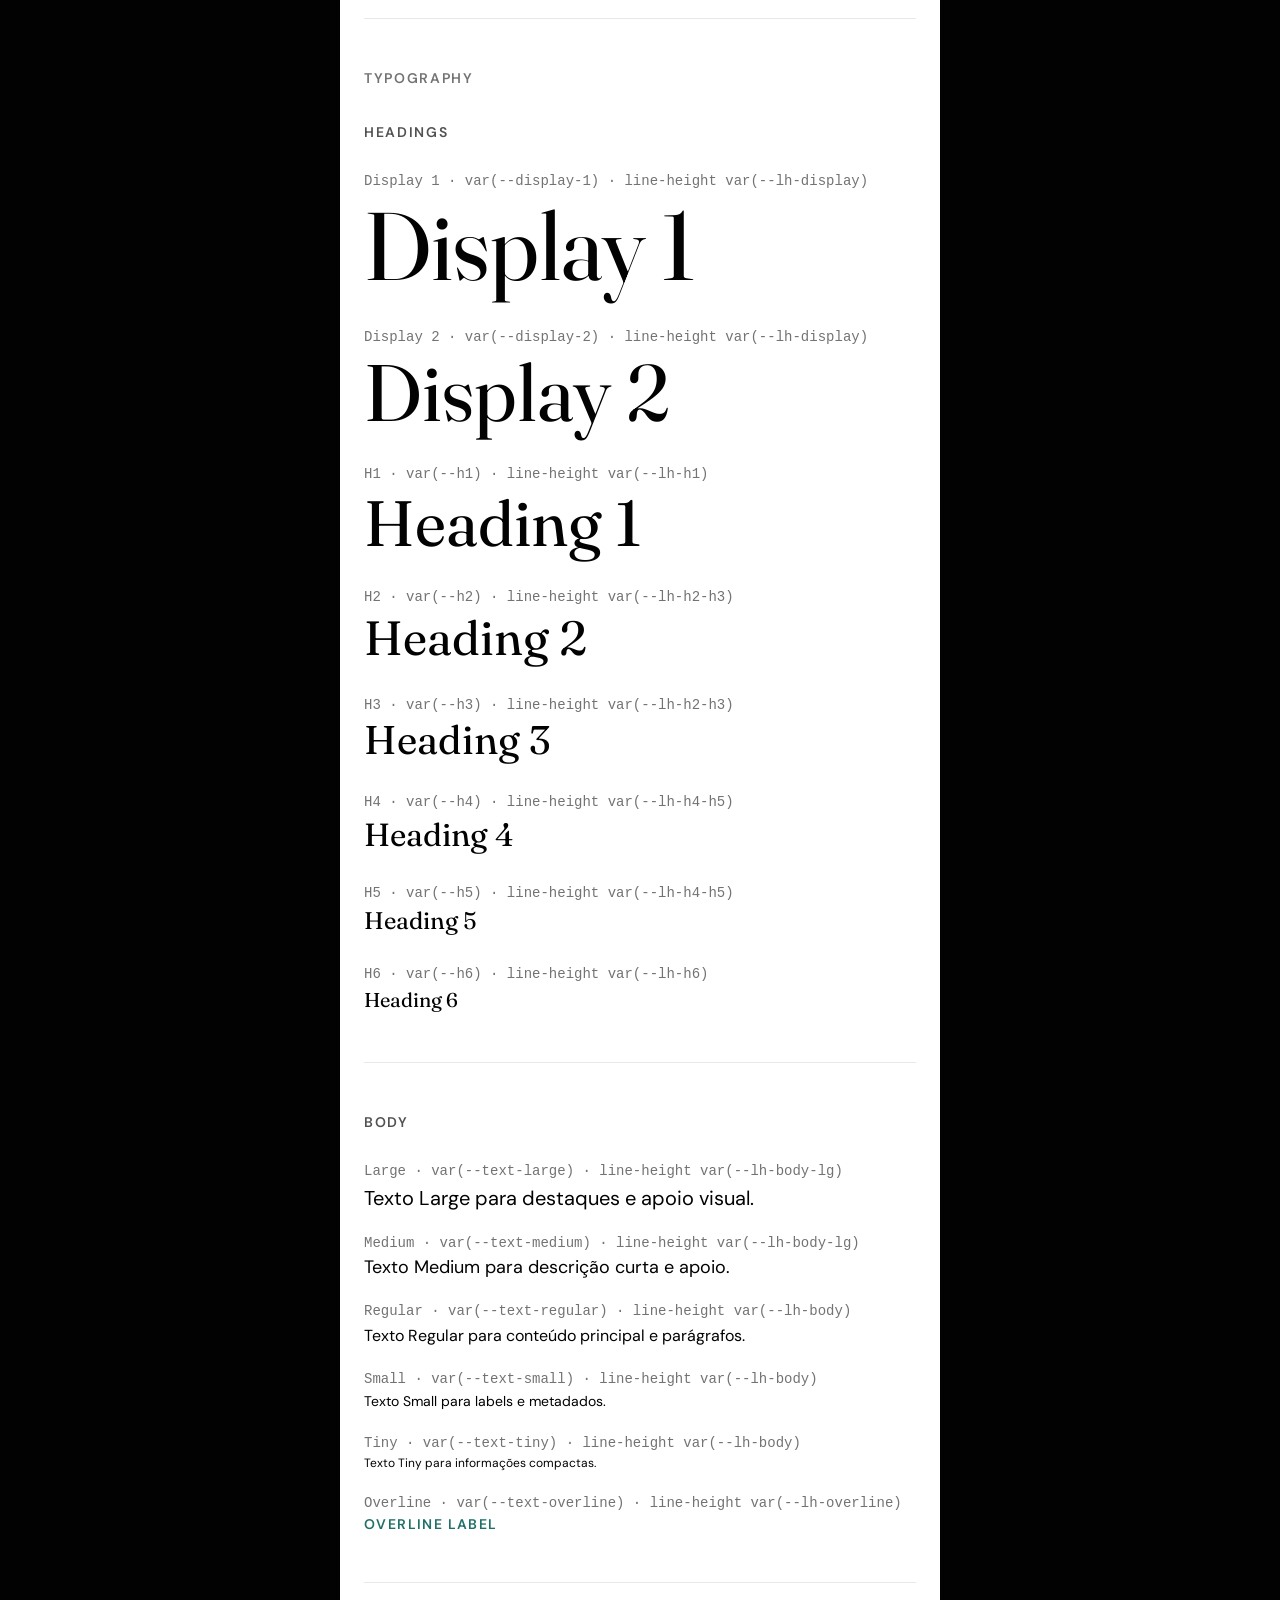
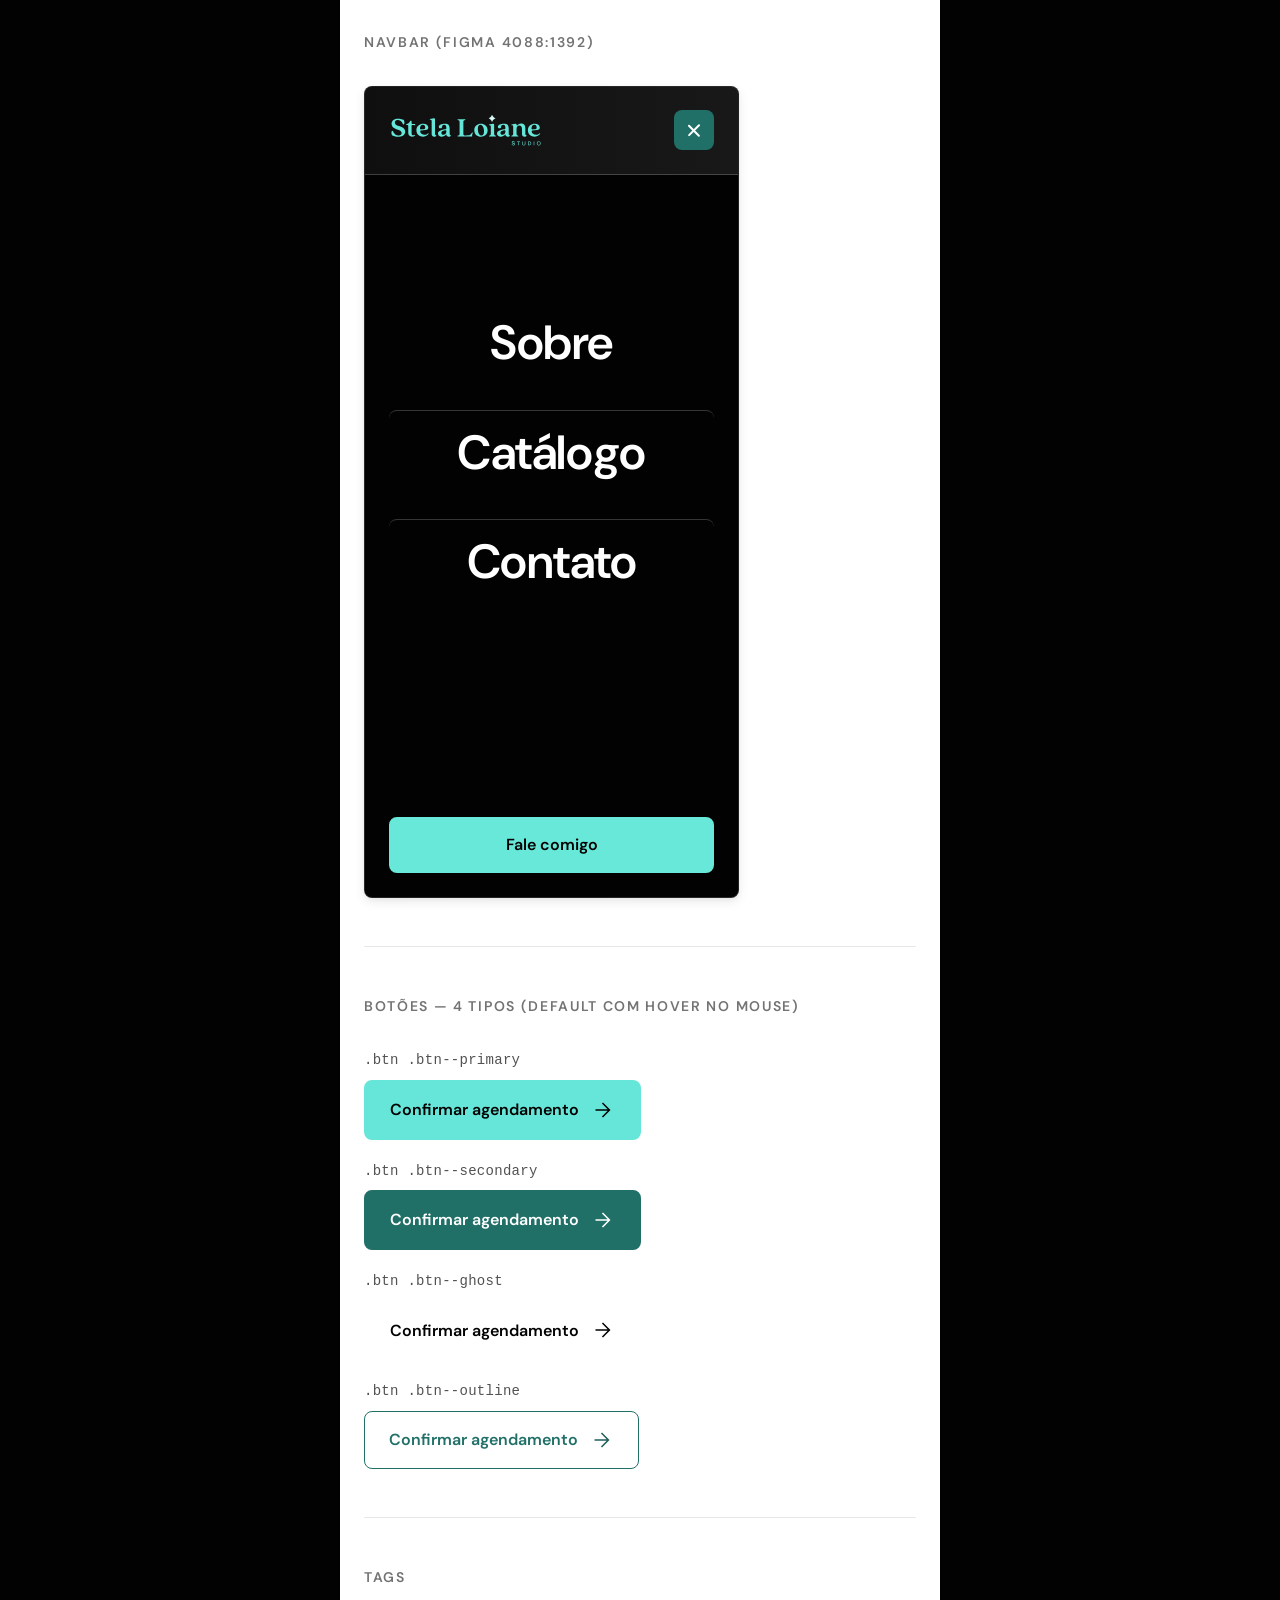
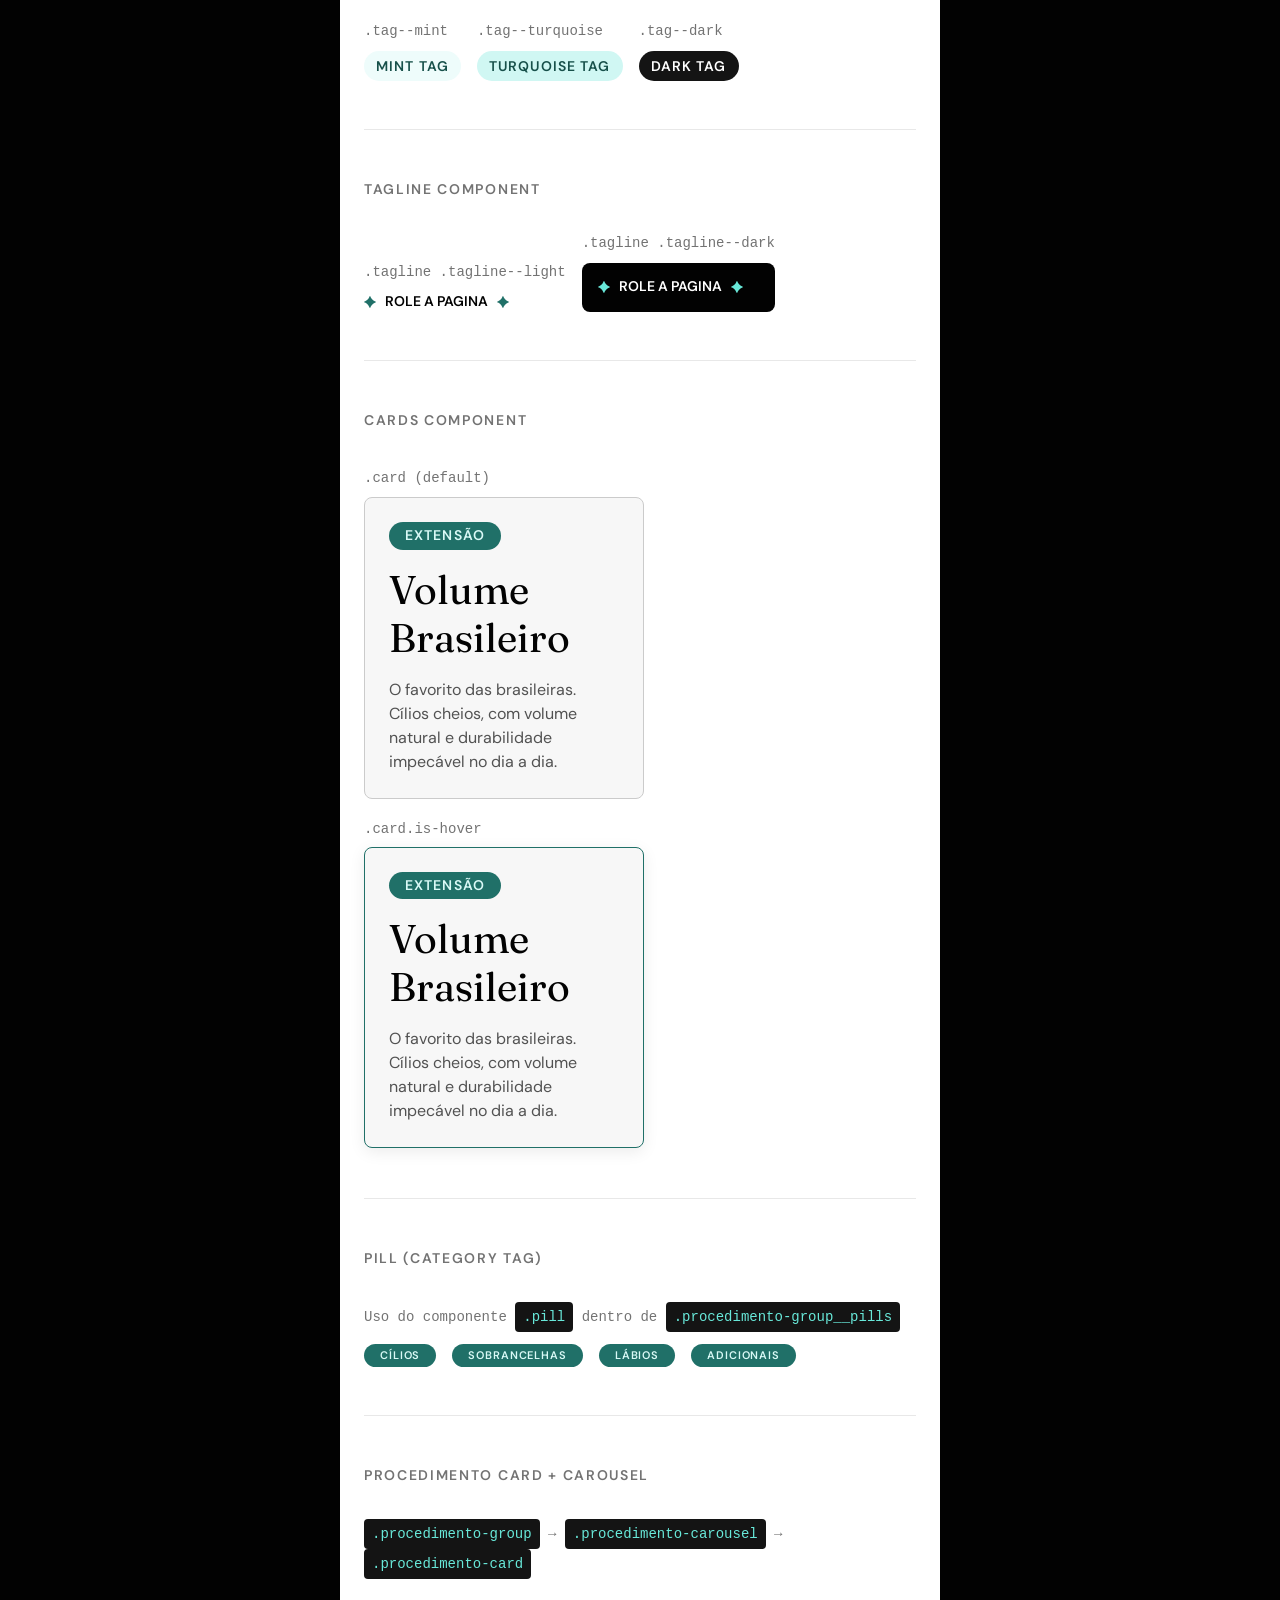
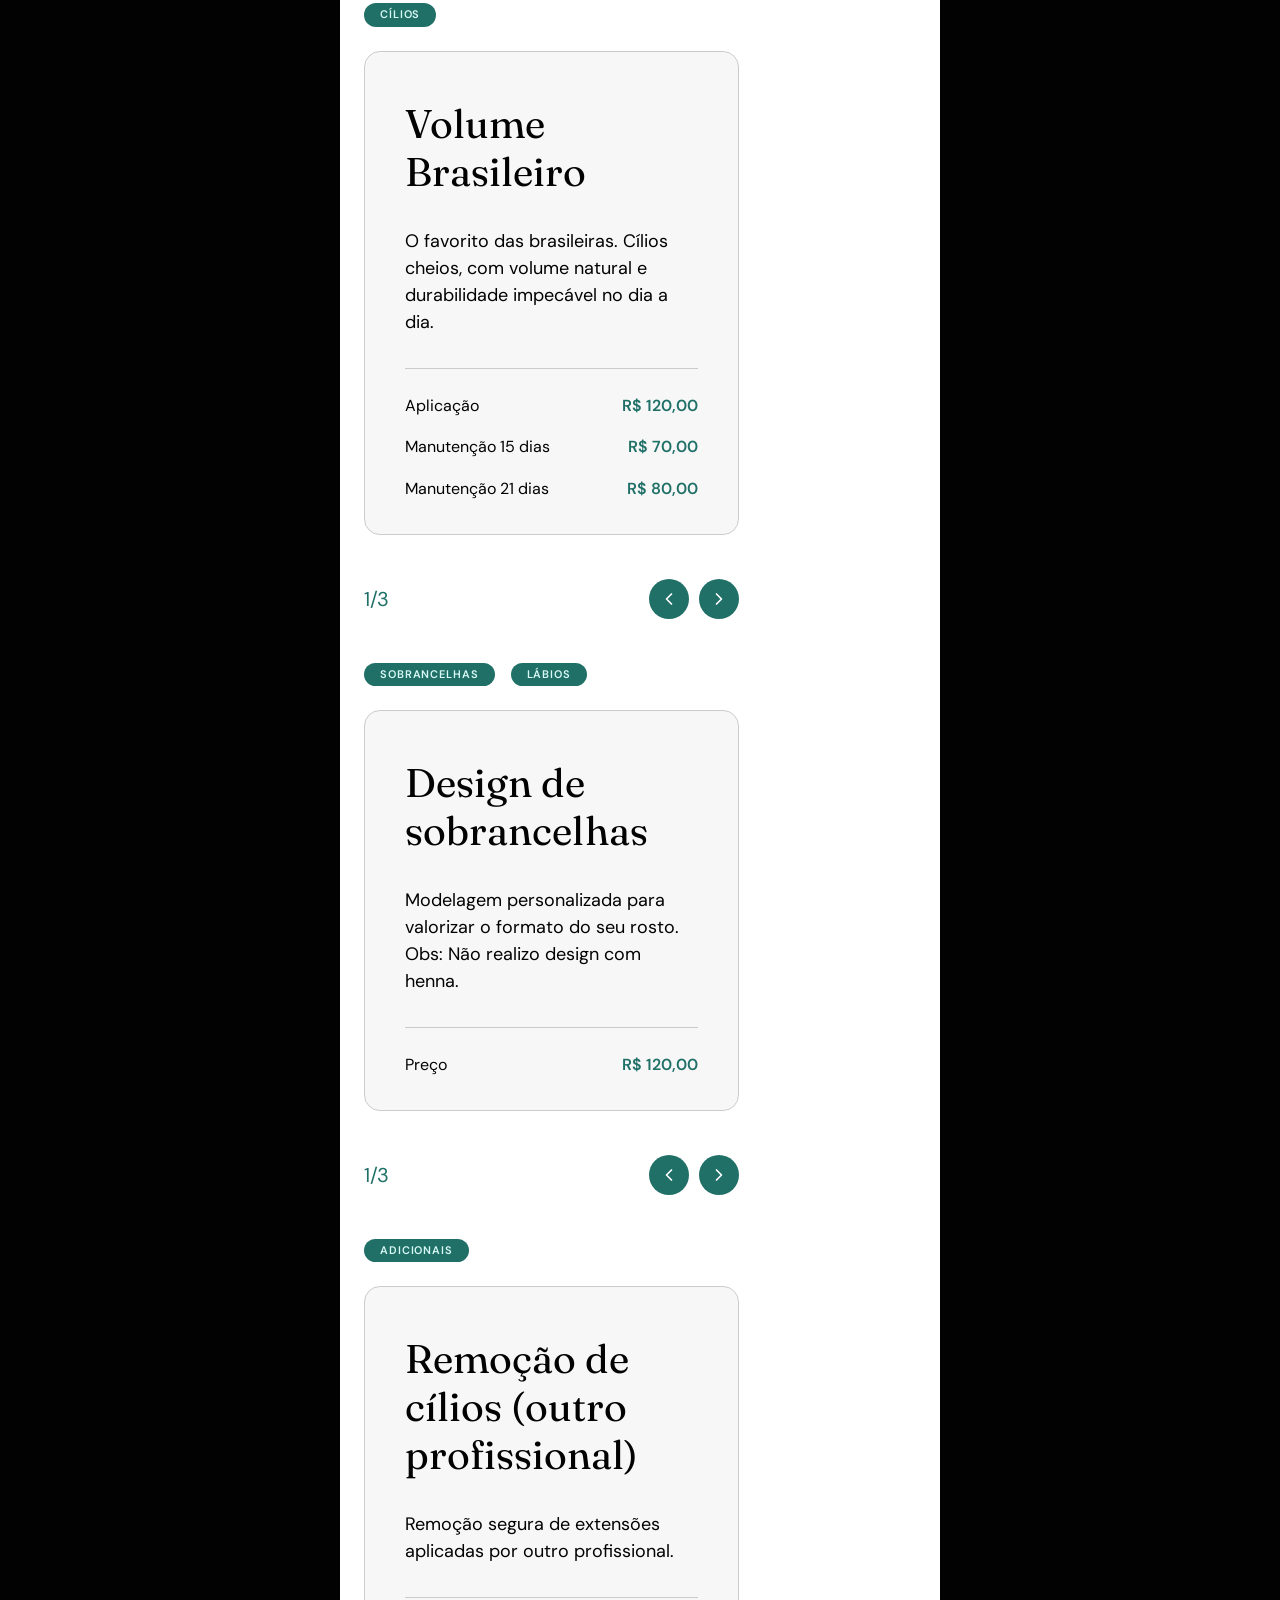
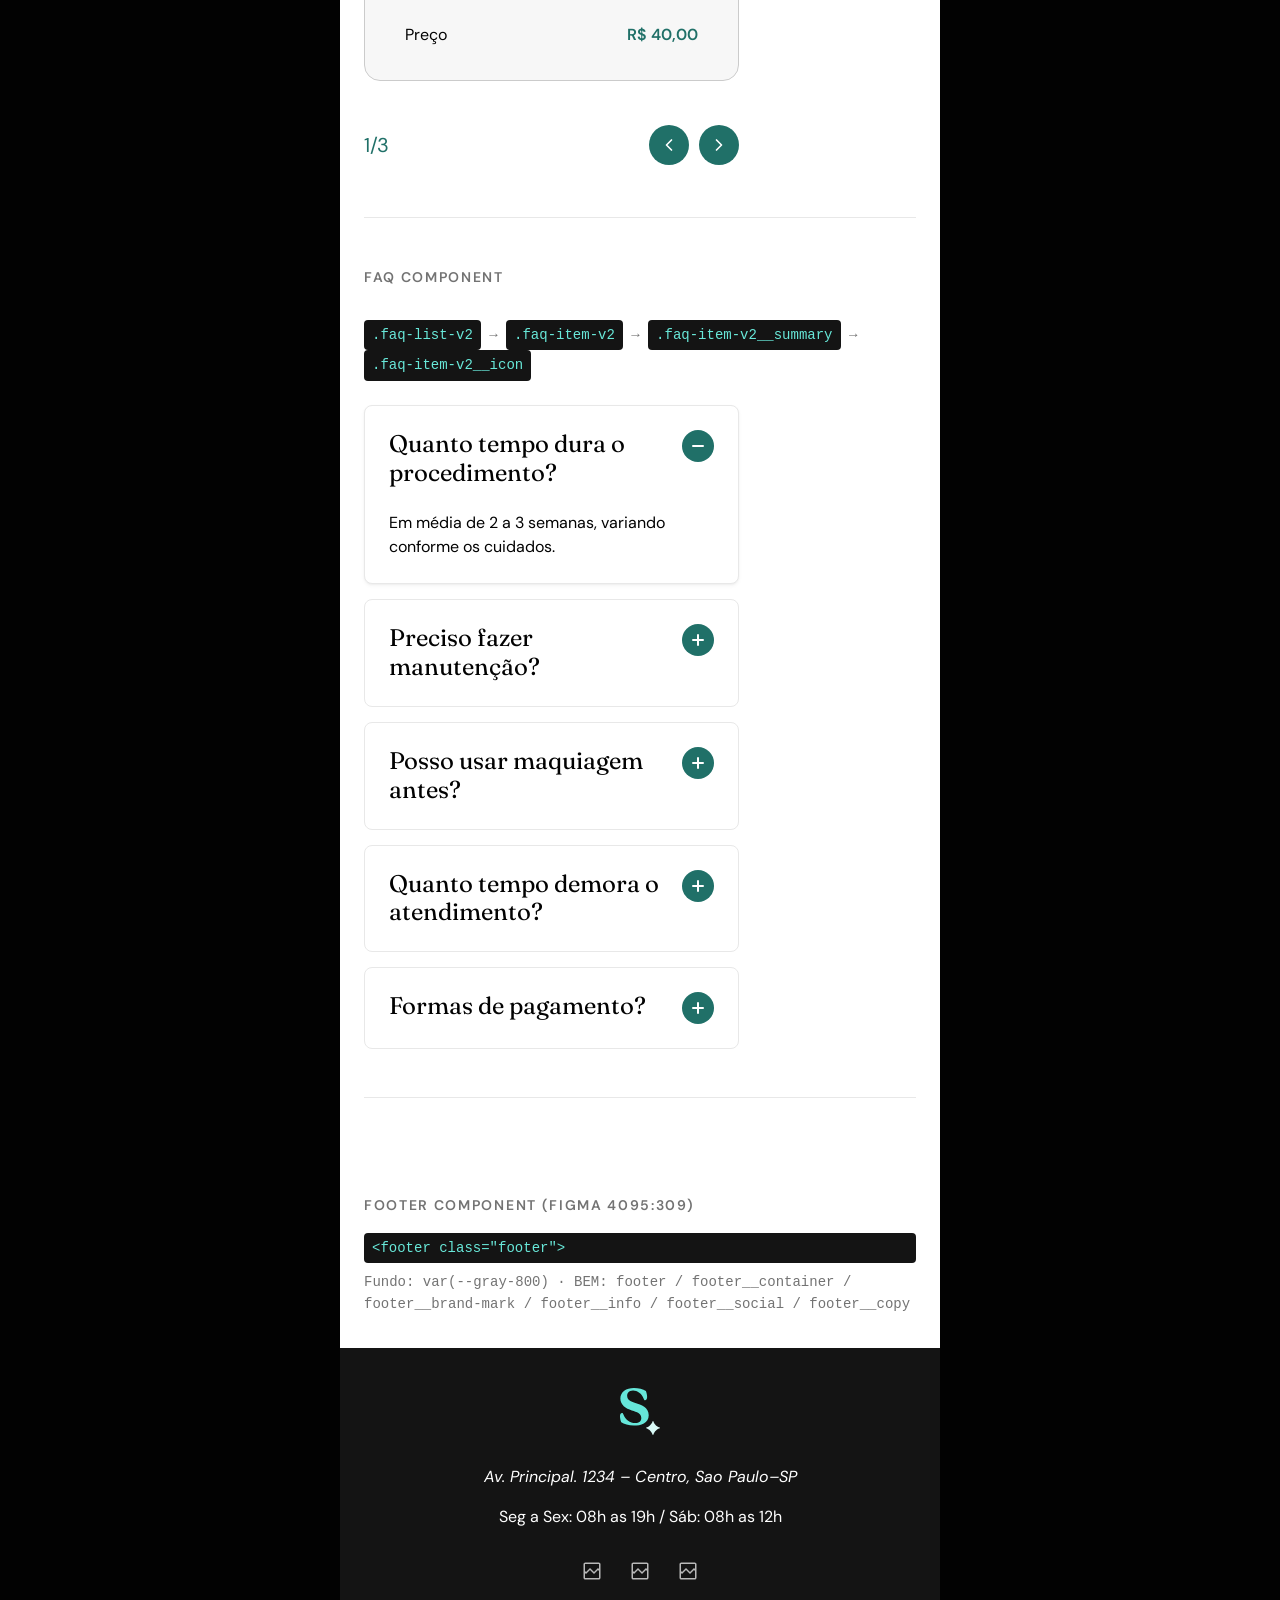
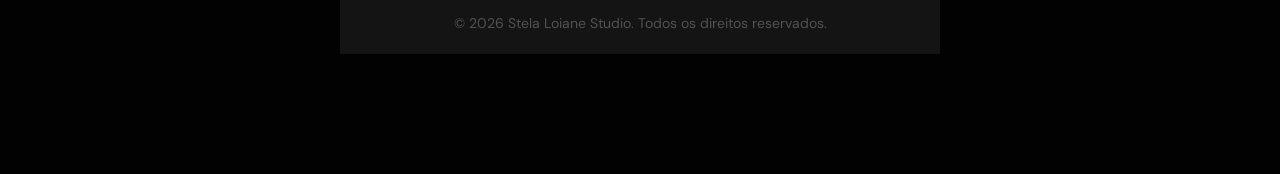
<file: style-guide.html>
<!DOCTYPE html>
<html lang="pt-BR">
<head>
  <meta charset="UTF-8">
  <meta name="viewport" content="width=device-width, initial-scale=1.0">
  <title>Style Guide — Stela Loiane Studio</title>

  <!-- Google Fonts -->
  <link rel="preconnect" href="https://fonts.googleapis.com">
  <link rel="preconnect" href="https://fonts.gstatic.com" crossorigin>
  <link href="https://fonts.googleapis.com/css2?family=Fraunces:ital,opsz,wght@0,9..144,400;1,9..144,400&family=DM+Sans:wght@400;600&display=swap" rel="stylesheet">

  <!-- CSS -->
  <link rel="stylesheet" href="css/tokens.css">
  <link rel="stylesheet" href="css/base.css">
  <link rel="stylesheet" href="css/components.css">
  <link rel="stylesheet" href="css/pages/style-guide.css">
</head>
<body class="page_style-guide">
  <main class="page-wrapper page-wrapper--style-guide" id="main-content">
    <div class="container container-large">
      <header class="sg-header section_header-style-guide">
        <p class="overline">Stela Loiane Studio</p>
        <h1 class="sg-page-title">Style Guide</h1>
      </header>

      <!-- ===================== CORES ===================== -->
      <section class="sg-section section_style-guide" aria-labelledby="sg-colors-brand">
        <p id="sg-colors-brand" class="sg-title">Cores — Brand</p>
        <div class="sg-row layout_row-style-guide">
          <div class="sg-col">
            <div class="color-swatch sg-bg-black-hole"></div>
            <span class="sg-label">Black Hole<br>#020202</span>
          </div>
          <div class="sg-col">
            <div class="color-swatch sg-bg-advantageous"></div>
            <span class="sg-label">Advantageous<br>#207068</span>
          </div>
          <div class="sg-col">
            <div class="color-swatch sg-bg-turquoise-chalk sg-border-gray-200"></div>
            <span class="sg-label">Turquoise Chalk<br>#68E8D9</span>
          </div>
          <div class="sg-col">
            <div class="color-swatch sg-bg-mint-condition sg-border-gray-200"></div>
            <span class="sg-label">Mint Condition<br>#D9F9F6</span>
          </div>
          <div class="sg-col">
            <div class="color-swatch sg-bg-white sg-border-gray-200"></div>
            <span class="sg-label">White<br>#FFFFFF</span>
          </div>
        </div>
      </section>

      <section class="sg-section section_style-guide" aria-labelledby="sg-colors-advantageous">
        <p id="sg-colors-advantageous" class="sg-title">Paleta — Advantageous</p>
        <div class="sg-row layout_row-style-guide">
          <div class="sg-col"><div class="color-swatch--sm sg-bg-advantageous-50"></div><span class="sg-label">50</span></div>
          <div class="sg-col"><div class="color-swatch--sm sg-bg-advantageous-100"></div><span class="sg-label">100</span></div>
          <div class="sg-col"><div class="color-swatch--sm sg-bg-advantageous-200"></div><span class="sg-label">200</span></div>
          <div class="sg-col"><div class="color-swatch--sm sg-bg-advantageous-300"></div><span class="sg-label">300</span></div>
          <div class="sg-col"><div class="color-swatch--sm sg-bg-advantageous-400"></div><span class="sg-label">400</span></div>
          <div class="sg-col"><div class="color-swatch--sm sg-bg-advantageous-500"></div><span class="sg-label">500 ★</span></div>
          <div class="sg-col"><div class="color-swatch--sm sg-bg-advantageous-600"></div><span class="sg-label">600</span></div>
          <div class="sg-col"><div class="color-swatch--sm sg-bg-advantageous-700"></div><span class="sg-label">700</span></div>
          <div class="sg-col"><div class="color-swatch--sm sg-bg-advantageous-800"></div><span class="sg-label">800</span></div>
          <div class="sg-col"><div class="color-swatch--sm sg-bg-advantageous-900"></div><span class="sg-label">900</span></div>
        </div>
      </section>

      <section class="sg-section section_style-guide" aria-labelledby="sg-colors-turquoise">
        <p id="sg-colors-turquoise" class="sg-title">Paleta — Turquoise Chalk</p>
        <div class="sg-row layout_row-style-guide">
          <div class="sg-col"><div class="color-swatch--sm sg-bg-turquoise-50 sg-border-gray-200"></div><span class="sg-label">50</span></div>
          <div class="sg-col"><div class="color-swatch--sm sg-bg-turquoise-100"></div><span class="sg-label">100</span></div>
          <div class="sg-col"><div class="color-swatch--sm sg-bg-turquoise-200"></div><span class="sg-label">200</span></div>
          <div class="sg-col"><div class="color-swatch--sm sg-bg-turquoise-300"></div><span class="sg-label">300</span></div>
          <div class="sg-col"><div class="color-swatch--sm sg-bg-turquoise-400"></div><span class="sg-label">400</span></div>
          <div class="sg-col"><div class="color-swatch--sm sg-bg-turquoise-500"></div><span class="sg-label">500 ★</span></div>
          <div class="sg-col"><div class="color-swatch--sm sg-bg-turquoise-600"></div><span class="sg-label">600</span></div>
          <div class="sg-col"><div class="color-swatch--sm sg-bg-turquoise-700"></div><span class="sg-label">700</span></div>
          <div class="sg-col"><div class="color-swatch--sm sg-bg-turquoise-800"></div><span class="sg-label">800</span></div>
          <div class="sg-col"><div class="color-swatch--sm sg-bg-turquoise-900"></div><span class="sg-label">900</span></div>
        </div>
      </section>

      <section class="sg-section section_style-guide" aria-labelledby="sg-colors-gray">
        <p id="sg-colors-gray" class="sg-title">Paleta — Gray</p>
        <div class="sg-row layout_row-style-guide">
          <div class="sg-col"><div class="color-swatch--sm sg-bg-gray-50 sg-border-gray-200"></div><span class="sg-label">50</span></div>
          <div class="sg-col"><div class="color-swatch--sm sg-bg-gray-100"></div><span class="sg-label">100</span></div>
          <div class="sg-col"><div class="color-swatch--sm sg-bg-gray-200"></div><span class="sg-label">200</span></div>
          <div class="sg-col"><div class="color-swatch--sm sg-bg-gray-300"></div><span class="sg-label">300</span></div>
          <div class="sg-col"><div class="color-swatch--sm sg-bg-gray-400"></div><span class="sg-label">400</span></div>
          <div class="sg-col"><div class="color-swatch--sm sg-bg-gray-500"></div><span class="sg-label">500</span></div>
          <div class="sg-col"><div class="color-swatch--sm sg-bg-gray-600"></div><span class="sg-label">600</span></div>
          <div class="sg-col"><div class="color-swatch--sm sg-bg-gray-700"></div><span class="sg-label">700</span></div>
          <div class="sg-col"><div class="color-swatch--sm sg-bg-gray-800"></div><span class="sg-label">800</span></div>
          <div class="sg-col"><div class="color-swatch--sm sg-bg-gray-900"></div><span class="sg-label">900</span></div>
        </div>
      </section>

      <!-- ===================== TYPOGRAPHY ===================== -->
      <section class="sg-section section_style-guide" aria-labelledby="sg-typography-headings">
        <p id="sg-typography-headings" class="sg-title">Typography</p>
        <p class="sg-subtitle">Headings</p>
        <div class="sg-stack-lg">
          <div><span class="sg-label">Display 1 · var(--display-1) · line-height var(--lh-display)</span><p class="display-1 sg-display-1">Display 1</p></div>
          <div><span class="sg-label">Display 2 · var(--display-2) · line-height var(--lh-display)</span><p class="display-2 sg-display-2">Display 2</p></div>
          <div><span class="sg-label">H1 · var(--h1) · line-height var(--lh-h1)</span><h1>Heading 1</h1></div>
          <div><span class="sg-label">H2 · var(--h2) · line-height var(--lh-h2-h3)</span><h2>Heading 2</h2></div>
          <div><span class="sg-label">H3 · var(--h3) · line-height var(--lh-h2-h3)</span><h3>Heading 3</h3></div>
          <div><span class="sg-label">H4 · var(--h4) · line-height var(--lh-h4-h5)</span><h4>Heading 4</h4></div>
          <div><span class="sg-label">H5 · var(--h5) · line-height var(--lh-h4-h5)</span><h5>Heading 5</h5></div>
          <div><span class="sg-label">H6 · var(--h6) · line-height var(--lh-h6)</span><h6>Heading 6</h6></div>
        </div>
      </section>

      <section class="sg-section section_style-guide" aria-labelledby="sg-typography-body">
        <p id="sg-typography-body" class="sg-subtitle">Body</p>
        <div class="sg-stack-md">
          <div><span class="sg-label">Large · var(--text-large) · line-height var(--lh-body-lg)</span><p class="sg-text-body-lg">Texto Large para destaques e apoio visual.</p></div>
          <div><span class="sg-label">Medium · var(--text-medium) · line-height var(--lh-body-lg)</span><p class="sg-text-body-md">Texto Medium para descrição curta e apoio.</p></div>
          <div><span class="sg-label">Regular · var(--text-regular) · line-height var(--lh-body)</span><p class="sg-text-body">Texto Regular para conteúdo principal e parágrafos.</p></div>
          <div><span class="sg-label">Small · var(--text-small) · line-height var(--lh-body)</span><p class="sg-text-body-sm">Texto Small para labels e metadados.</p></div>
          <div><span class="sg-label">Tiny · var(--text-tiny) · line-height var(--lh-body)</span><p class="sg-text-body-xs">Texto Tiny para informações compactas.</p></div>
          <div><span class="sg-label">Overline · var(--text-overline) · line-height var(--lh-overline)</span><p class="overline">Overline label</p></div>
        </div>
      </section>

      <!-- ===================== NAVBAR ===================== -->
      <section class="sg-section section_style-guide" aria-labelledby="sg-component-navbar">
        <p id="sg-component-navbar" class="sg-title">Navbar (Figma 4088:1392)</p>
        <div class="sg-navbar-preview component_navbar-preview is-open" data-sg-navbar-demo>
          <header class="sg-navbar" aria-label="Navbar demo">
            <a href="#" class="sg-navbar__logo" aria-label="Stela Loiane Studio">
              <img src="assets/Logo Navbar.svg" alt="Stela Loiane Studio">
            </a>
            <button class="sg-navbar__toggle" aria-label="Abrir menu" aria-expanded="true" data-sg-navbar-toggle>
              <span></span>
              <span></span>
              <span></span>
            </button>
          </header>

          <nav class="sg-navbar__mobile-menu" aria-label="Menu mobile" data-sg-navbar-menu>
            <div class="sg-navbar__mobile-links">
              <a href="#">Sobre</a>
              <a href="#">Catálogo</a>
              <a href="#">Contato</a>
            </div>
            <a href="#" class="btn btn--accent">Fale comigo</a>
          </nav>
        </div>
      </section>

      <!-- ===================== BOTÕES ===================== -->
      <section class="sg-section section_style-guide" aria-labelledby="sg-component-buttons">
        <p id="sg-component-buttons" class="sg-title">Botões — 4 tipos (default com hover no mouse)</p>
        <div class="sg-button-preview component_buttons-preview">
          <div class="sg-button-list">
            <div class="sg-button-item">
              <span class="sg-button-label">.btn .btn--primary</span>
              <button class="btn btn--primary">
                <span>Confirmar agendamento</span>
                <img class="btn__icon" src="assets/arrow_forward.svg" alt="">
              </button>
            </div>

            <div class="sg-button-item">
              <span class="sg-button-label">.btn .btn--secondary</span>
              <button class="btn btn--secondary">
                <span>Confirmar agendamento</span>
                <img class="btn__icon" src="assets/arrow_forward.svg" alt="">
              </button>
            </div>

            <div class="sg-button-item">
              <span class="sg-button-label">.btn .btn--ghost</span>
              <button class="btn btn--ghost">
                <span>Confirmar agendamento</span>
                <img class="btn__icon" src="assets/arrow_forward.svg" alt="">
              </button>
            </div>

            <div class="sg-button-item">
              <span class="sg-button-label">.btn .btn--outline</span>
              <button class="btn btn--outline">
                <span>Confirmar agendamento</span>
                <img class="btn__icon" src="assets/arrow_forward.svg" alt="">
              </button>
            </div>
          </div>
        </div>
      </section>

      <!-- ===================== TAGS ===================== -->
      <section class="sg-section section_style-guide" aria-labelledby="sg-component-tags">
        <p id="sg-component-tags" class="sg-title">Tags</p>
        <div class="sg-row layout_row-style-guide">
          <div class="sg-col"><span class="sg-label">.tag--mint</span><span class="tag tag--mint">Mint Tag</span></div>
          <div class="sg-col"><span class="sg-label">.tag--turquoise</span><span class="tag tag--turquoise">Turquoise Tag</span></div>
          <div class="sg-col"><span class="sg-label">.tag--dark</span><span class="tag tag--dark">Dark Tag</span></div>
        </div>
      </section>

      <!-- ===================== TAGLINE COMPONENT ===================== -->
      <section class="sg-section section_style-guide" aria-labelledby="sg-component-tagline">
        <p id="sg-component-tagline" class="sg-title">Tagline Component</p>
        <div class="sg-row layout_row-style-guide">
          <div class="sg-col">
            <span class="sg-label">.tagline .tagline--light</span>
            <p class="tagline tagline--light">
              <span class="tagline__icon" aria-hidden="true"></span>
              <span class="tagline__text">Role a pagina</span>
              <span class="tagline__icon" aria-hidden="true"></span>
            </p>
          </div>
          <div class="sg-col">
            <span class="sg-label">.tagline .tagline--dark</span>
            <div class="sg-tagline-dark-surface">
              <p class="tagline tagline--dark">
                <span class="tagline__icon" aria-hidden="true"></span>
                <span class="tagline__text">Role a pagina</span>
                <span class="tagline__icon" aria-hidden="true"></span>
              </p>
            </div>
          </div>
        </div>
      </section>

      <!-- ===================== CARDS COMPONENT ===================== -->
      <section class="sg-section section_style-guide" aria-labelledby="sg-component-cards">
        <p id="sg-component-cards" class="sg-title">Cards Component</p>
        <div class="sg-row sg-row-start layout_row-style-guide">
          <div class="sg-card-col">
            <span class="sg-label">.card (default)</span>
            <article class="card sg-card-top-gap">
              <div class="card_tag">Extensão</div>
              <h3 class="card_title">Volume Brasileiro</h3>
              <p class="card_text">O favorito das brasileiras. Cílios cheios, com volume natural e durabilidade impecável no dia a dia.</p>
            </article>
          </div>
          <div class="sg-card-col">
            <span class="sg-label">.card.is-hover</span>
            <article class="card is-hover sg-card-top-gap">
              <div class="card_tag">Extensão</div>
              <h3 class="card_title">Volume Brasileiro</h3>
              <p class="card_text">O favorito das brasileiras. Cílios cheios, com volume natural e durabilidade impecável no dia a dia.</p>
            </article>
          </div>
        </div>
      </section>

      <!-- ===================== PILL COMPONENT ===================== -->
      <section class="sg-section section_style-guide" aria-labelledby="sg-component-pill">
        <p id="sg-component-pill" class="sg-title">Pill (Category Tag)</p>
        <div class="sg-pill-showcase">
          <span class="sg-label">Uso do componente <code class="sg-code">.pill</code> dentro de <code class="sg-code">.procedimento-group__pills</code></span>
          <div class="procedimento-group__pills">
            <span class="pill">cílios</span>
            <span class="pill">sobrancelhas</span>
            <span class="pill">lábios</span>
            <span class="pill">adicionais</span>
          </div>
        </div>
      </section>

      <!-- ===================== PROCEDIMENTO CARD ===================== -->
      <section class="sg-section section_style-guide" aria-labelledby="sg-component-procedimento">
        <p id="sg-component-procedimento" class="sg-title">Procedimento Card + Carousel</p>
        <p class="sg-label" style="margin-bottom:24px;">
          <code class="sg-code">.procedimento-group</code> → <code class="sg-code">.procedimento-carousel</code> → <code class="sg-code">.procedimento-card</code>
        </p>

        <!-- Exemplo 1: cílios -->
        <div class="procedimento-group sg-procedimento-preview">
          <div class="procedimento-group__pills">
            <span class="pill">cílios</span>
          </div>
          <div class="procedimento-carousel" data-carousel>
            <div class="procedimento-carousel__viewport">
              <div class="procedimento-carousel__track">
                <article class="procedimento-card">
                  <h3 class="procedimento-card__title">Volume Brasileiro</h3>
                  <div class="procedimento-card__body">
                    <p class="procedimento-card__desc">O favorito das brasileiras. Cílios cheios, com volume natural e durabilidade impecável no dia a dia.</p>
                    <ul class="procedimento-card__prices">
                      <li class="procedimento-card__price-row"><span>Aplicação</span><strong>R$ 120,00</strong></li>
                      <li class="procedimento-card__price-row"><span>Manutenção 15 dias</span><strong>R$ 70,00</strong></li>
                      <li class="procedimento-card__price-row"><span>Manutenção 21 dias</span><strong>R$ 80,00</strong></li>
                    </ul>
                  </div>
                </article>
                <article class="procedimento-card">
                  <h3 class="procedimento-card__title">Volume Egípcio</h3>
                  <div class="procedimento-card__body">
                    <p class="procedimento-card__desc">Visual mais marcante e volumoso, ideal para quem busca destaque no olhar.</p>
                    <ul class="procedimento-card__prices">
                      <li class="procedimento-card__price-row"><span>Aplicação</span><strong>R$ 140,00</strong></li>
                      <li class="procedimento-card__price-row"><span>Manutenção 15 dias</span><strong>R$ 80,00</strong></li>
                      <li class="procedimento-card__price-row"><span>Manutenção 21 dias</span><strong>R$ 90,00</strong></li>
                    </ul>
                  </div>
                </article>
                <article class="procedimento-card">
                  <h3 class="procedimento-card__title">Volume Europeu 5D</h3>
                  <div class="procedimento-card__body">
                    <p class="procedimento-card__desc">Volume intenso e sofisticado, com fios ultrafinos que garantem leveza e elegância.</p>
                    <ul class="procedimento-card__prices">
                      <li class="procedimento-card__price-row"><span>Aplicação</span><strong>R$ 160,00</strong></li>
                      <li class="procedimento-card__price-row"><span>Manutenção 15 dias</span><strong>R$ 90,00</strong></li>
                      <li class="procedimento-card__price-row"><span>Manutenção 21 dias</span><strong>R$ 100,00</strong></li>
                    </ul>
                  </div>
                </article>
              </div>
            </div>
            <div class="carousel-nav">
              <span class="carousel-nav__counter" aria-live="polite">1/6</span>
              <div class="carousel-nav__arrows">
                <button class="carousel-arrow" aria-label="Anterior" disabled>
                  <svg xmlns="http://www.w3.org/2000/svg" viewBox="0 0 24 24" fill="none" stroke="currentColor" stroke-width="2" stroke-linecap="round" stroke-linejoin="round" aria-hidden="true"><polyline points="15 18 9 12 15 6"></polyline></svg>
                </button>
                <button class="carousel-arrow" aria-label="Próximo">
                  <svg xmlns="http://www.w3.org/2000/svg" viewBox="0 0 24 24" fill="none" stroke="currentColor" stroke-width="2" stroke-linecap="round" stroke-linejoin="round" aria-hidden="true"><polyline points="9 18 15 12 9 6"></polyline></svg>
                </button>
              </div>
            </div>
          </div>
        </div>

        <!-- Exemplo 2: sobrancelhas + lábios -->
        <div class="procedimento-group sg-procedimento-preview">
          <div class="procedimento-group__pills">
            <span class="pill">sobrancelhas</span>
            <span class="pill">lábios</span>
          </div>
          <div class="procedimento-carousel" data-carousel>
            <div class="procedimento-carousel__viewport">
              <div class="procedimento-carousel__track">
                <article class="procedimento-card">
                  <h3 class="procedimento-card__title">Design de sobrancelhas</h3>
                  <div class="procedimento-card__body">
                    <p class="procedimento-card__desc">Modelagem personalizada para valorizar o formato do seu rosto. Obs: Não realizo design com henna.</p>
                    <ul class="procedimento-card__prices">
                      <li class="procedimento-card__price-row"><span>Preço</span><strong>R$ 120,00</strong></li>
                    </ul>
                  </div>
                </article>
                <article class="procedimento-card">
                  <h3 class="procedimento-card__title">Brow Lamination</h3>
                  <div class="procedimento-card__body">
                    <p class="procedimento-card__desc">Alinhamento dos fios para efeito volumoso e natural.</p>
                    <ul class="procedimento-card__prices">
                      <li class="procedimento-card__price-row"><span>Preço</span><strong>R$ 80,00</strong></li>
                    </ul>
                  </div>
                </article>
                <article class="procedimento-card">
                  <h3 class="procedimento-card__title">Spa Labial</h3>
                  <div class="procedimento-card__body">
                    <p class="procedimento-card__desc">Hidratação profunda que devolve maciez e aspecto saudável aos lábios.</p>
                    <ul class="procedimento-card__prices">
                      <li class="procedimento-card__price-row"><span>Preço</span><strong>R$ 30,00</strong></li>
                    </ul>
                  </div>
                </article>
              </div>
            </div>
            <div class="carousel-nav">
              <span class="carousel-nav__counter" aria-live="polite">1/3</span>
              <div class="carousel-nav__arrows">
                <button class="carousel-arrow" aria-label="Anterior" disabled>
                  <svg xmlns="http://www.w3.org/2000/svg" viewBox="0 0 24 24" fill="none" stroke="currentColor" stroke-width="2" stroke-linecap="round" stroke-linejoin="round" aria-hidden="true"><polyline points="15 18 9 12 15 6"></polyline></svg>
                </button>
                <button class="carousel-arrow" aria-label="Próximo">
                  <svg xmlns="http://www.w3.org/2000/svg" viewBox="0 0 24 24" fill="none" stroke="currentColor" stroke-width="2" stroke-linecap="round" stroke-linejoin="round" aria-hidden="true"><polyline points="9 18 15 12 9 6"></polyline></svg>
                </button>
              </div>
            </div>
          </div>
        </div>

        <!-- Exemplo 3: adicionais -->
        <div class="procedimento-group sg-procedimento-preview">
          <div class="procedimento-group__pills">
            <span class="pill">adicionais</span>
          </div>
          <div class="procedimento-carousel" data-carousel>
            <div class="procedimento-carousel__viewport">
              <div class="procedimento-carousel__track">
                <article class="procedimento-card">
                  <h3 class="procedimento-card__title">Remoção de cílios (outro profissional)</h3>
                  <div class="procedimento-card__body">
                    <p class="procedimento-card__desc">Remoção segura de extensões aplicadas por outro profissional.</p>
                    <ul class="procedimento-card__prices">
                      <li class="procedimento-card__price-row"><span>Preço</span><strong>R$ 40,00</strong></li>
                    </ul>
                  </div>
                </article>
                <article class="procedimento-card">
                  <h3 class="procedimento-card__title">Remoção de cílios (feito no studio)</h3>
                  <div class="procedimento-card__body">
                    <p class="procedimento-card__desc">Remoção das extensões aplicadas aqui no studio.</p>
                    <ul class="procedimento-card__prices">
                      <li class="procedimento-card__price-row"><span>Preço</span><strong>R$ 20,00</strong></li>
                    </ul>
                  </div>
                </article>
                <article class="procedimento-card">
                  <h3 class="procedimento-card__title">Epilação buço</h3>
                  <div class="procedimento-card__body">
                    <ul class="procedimento-card__prices">
                      <li class="procedimento-card__price-row"><span>Preço</span><strong>R$ 15,00</strong></li>
                    </ul>
                  </div>
                </article>
              </div>
            </div>
            <div class="carousel-nav">
              <span class="carousel-nav__counter" aria-live="polite">1/3</span>
              <div class="carousel-nav__arrows">
                <button class="carousel-arrow" aria-label="Anterior" disabled>
                  <svg xmlns="http://www.w3.org/2000/svg" viewBox="0 0 24 24" fill="none" stroke="currentColor" stroke-width="2" stroke-linecap="round" stroke-linejoin="round" aria-hidden="true"><polyline points="15 18 9 12 15 6"></polyline></svg>
                </button>
                <button class="carousel-arrow" aria-label="Próximo">
                  <svg xmlns="http://www.w3.org/2000/svg" viewBox="0 0 24 24" fill="none" stroke="currentColor" stroke-width="2" stroke-linecap="round" stroke-linejoin="round" aria-hidden="true"><polyline points="9 18 15 12 9 6"></polyline></svg>
                </button>
              </div>
            </div>
          </div>
        </div>
      </section>

      <!-- ===================== FAQ COMPONENT ===================== -->
      <section class="sg-section section_style-guide" aria-labelledby="sg-component-faq">
        <p id="sg-component-faq" class="sg-title">FAQ Component</p>
        <p class="sg-label" style="margin-bottom:24px;">
          <code class="sg-code">.faq-list-v2</code> → <code class="sg-code">.faq-item-v2</code> → <code class="sg-code">.faq-item-v2__summary</code> → <code class="sg-code">.faq-item-v2__icon</code>
        </p>
        <div class="sg-faq-preview">
          <dl class="faq-list-v2">
            <details class="faq-item-v2" open>
              <summary class="faq-item-v2__summary">
                Quanto tempo dura o procedimento?
                <span class="faq-item-v2__icon" aria-hidden="true">
                  <svg xmlns="http://www.w3.org/2000/svg" viewBox="0 0 24 24" fill="none" stroke="currentColor" stroke-width="2" stroke-linecap="round" stroke-linejoin="round" width="24" height="24"><polyline points="6 9 12 15 18 9"></polyline></svg>
                </span>
              </summary>
              <p class="faq-item-v2__answer">Em média de 2 a 3 semanas, variando conforme os cuidados.</p>
            </details>
            <details class="faq-item-v2">
              <summary class="faq-item-v2__summary">
                Preciso fazer manutenção?
                <span class="faq-item-v2__icon" aria-hidden="true">
                  <svg xmlns="http://www.w3.org/2000/svg" viewBox="0 0 24 24" fill="none" stroke="currentColor" stroke-width="2" stroke-linecap="round" stroke-linejoin="round" width="24" height="24"><polyline points="6 9 12 15 18 9"></polyline></svg>
                </span>
              </summary>
              <p class="faq-item-v2__answer">Sim, a manutenção garante que o efeito continue bonito e uniforme.</p>
            </details>
            <details class="faq-item-v2">
              <summary class="faq-item-v2__summary">
                Posso usar maquiagem antes?
                <span class="faq-item-v2__icon" aria-hidden="true">
                  <svg xmlns="http://www.w3.org/2000/svg" viewBox="0 0 24 24" fill="none" stroke="currentColor" stroke-width="2" stroke-linecap="round" stroke-linejoin="round" width="24" height="24"><polyline points="6 9 12 15 18 9"></polyline></svg>
                </span>
              </summary>
              <p class="faq-item-v2__answer">Evite produtos oleosos na região dos olhos antes do procedimento.</p>
            </details>
            <details class="faq-item-v2">
              <summary class="faq-item-v2__summary">
                Quanto tempo demora o atendimento?
                <span class="faq-item-v2__icon" aria-hidden="true">
                  <svg xmlns="http://www.w3.org/2000/svg" viewBox="0 0 24 24" fill="none" stroke="currentColor" stroke-width="2" stroke-linecap="round" stroke-linejoin="round" width="24" height="24"><polyline points="6 9 12 15 18 9"></polyline></svg>
                </span>
              </summary>
              <p class="faq-item-v2__answer">Entre 1h30 e 2h dependendo do procedimento.</p>
            </details>
            <details class="faq-item-v2">
              <summary class="faq-item-v2__summary">
                Formas de pagamento?
                <span class="faq-item-v2__icon" aria-hidden="true">
                  <svg xmlns="http://www.w3.org/2000/svg" viewBox="0 0 24 24" fill="none" stroke="currentColor" stroke-width="2" stroke-linecap="round" stroke-linejoin="round" width="24" height="24"><polyline points="6 9 12 15 18 9"></polyline></svg>
                </span>
              </summary>
              <p class="faq-item-v2__answer">Pix, dinheiro e cartão.</p>
            </details>
          </dl>
        </div>
      </section>

    </div>

    <!-- ===================== FOOTER COMPONENT ===================== -->
    <section class="sg-section sg-section--full sg-footer-section section_style-guide section_style-guide--full" aria-labelledby="sg-component-footer">
      <div class="container container-large">
        <p id="sg-component-footer" class="sg-title sg-title--light">Footer Component (Figma 4095:309)</p>
        <div class="sg-footer-meta">
          <code class="sg-code">&lt;footer class="footer"&gt;</code>
          <span class="sg-label sg-label--light">Fundo: var(--gray-800) · BEM: footer / footer__container / footer__brand-mark / footer__info / footer__social / footer__copy</span>
        </div>
      </div>

      <footer class="footer" role="contentinfo">
        <div class="footer__container">
          <div class="footer__brand-mark">
            <img src="assets/Logo Footer.svg" alt="Stela Loiane Studio">
          </div>

          <div class="footer__info">
            <address class="footer__address">
              Av. Principal. 1234 – Centro, Sao Paulo–SP
            </address>
            <p class="footer__hours">
              Seg a Sex: 08h as 19h / Sáb: 08h as 12h
            </p>
          </div>

          <nav class="footer__social" aria-label="Redes sociais">
            <a href="#" class="footer__social-link" aria-label="Instagram">
              <img src="assets/broken_image.svg" alt="Instagram">
            </a>
            <a href="#" class="footer__social-link" aria-label="Facebook">
              <img src="assets/broken_image.svg" alt="Facebook">
            </a>
            <a href="#" class="footer__social-link" aria-label="WhatsApp">
              <img src="assets/broken_image.svg" alt="WhatsApp">
            </a>
          </nav>

          <p class="footer__copy">
            © 2026 Stela Loiane Studio. Todos os direitos reservados.
          </p>
        </div>
      </footer>
    </section>
  </main>

  <script src="js/style-guide.js"></script>
  <script src="js/main.js"></script>
</body>
</html>
</file>
<file: css/tokens.css>
/* ============================================================
   STELA LOIANE STUDIO — Design Tokens
   Fonte: Figma → Stela Loiane Studio — Landing Page
   ============================================================ */

:root {

  /* ----------------------------------------------------------
     CORES — Brand
  ---------------------------------------------------------- */
  --color-black-hole:      #020202;
  --color-advantageous:    #207068;
  --color-turquoise-chalk: #68E8D9;
  --color-mint-condition:  #D9F9F6;
  --color-white:           #FFFFFF;

  /* ----------------------------------------------------------
     CORES — Primárias
  ---------------------------------------------------------- */
  --color-primary:         #020202; /* Black Hole */
  --color-primary-accent:  #68E8D9; /* Turquoise Chalk */

  /* ----------------------------------------------------------
     CORES — Secundárias
  ---------------------------------------------------------- */
  --color-secondary:       #207068; /* Advantageous */
  --color-secondary-light: #D9F9F6; /* Mint Condition */

  /* ----------------------------------------------------------
     CORES — Paleta Advantageous (verde escuro)
  ---------------------------------------------------------- */
  --advantageous-50:  #E9F1F0;
  --advantageous-100: #BAD3D0;
  --advantageous-200: #98BDBA;
  --advantageous-300: #6A9F9A;
  --advantageous-400: #408086;
  --advantageous-500: #207068;
  --advantageous-600: #1D655F;
  --advantageous-700: #17504A;
  --advantageous-800: #123E38;
  --advantageous-900: #002F2C;

  /* ----------------------------------------------------------
     CORES — Paleta Turquoise Chalk (turquesa)
  ---------------------------------------------------------- */
  --turquoise-50:  #F0FDFB;
  --turquoise-100: #D0F7F3;
  --turquoise-200: #B9F4EE;
  --turquoise-300: #98EEE6;
  --turquoise-400: #85EBE1;
  --turquoise-500: #68E8D9;
  --turquoise-600: #5DD1C5;
  --turquoise-700: #48A39A;
  --turquoise-800: #387F77;
  --turquoise-900: #29815B;

  /* ----------------------------------------------------------
     CORES — Paleta Mint Condition (verde clarinho)
  ---------------------------------------------------------- */
  --mint-50:  #F8FEFE;
  --mint-100: #F3FDFC;
  --mint-200: #EEFCFB;
  --mint-300: #E6FBF9;
  --mint-400: #E1FAF8;
  --mint-500: #D9F9F6;
  --mint-600: #C5E3E0;
  --mint-700: #9AB1AF;
  --mint-800: #778B87;
  --mint-900: #388987;

  /* ----------------------------------------------------------
     CORES — Paleta Gray
  ---------------------------------------------------------- */
  --gray-50:  #F7F7F7;
  --gray-100: #E8E8E8;
  --gray-200: #CBCBCB;
  --gray-300: #A3A3A3;
  --gray-400: #737373;
  --gray-500: #525252;
  --gray-600: #363636;
  --gray-700: #242424;
  --gray-800: #141414;
  --gray-900: #020202;

  /* ----------------------------------------------------------
     CORES — Semânticas (uso no código)
  ---------------------------------------------------------- */
  --color-bg:          #FFFFFF;
  --color-bg-dark:     #020202;
  --color-bg-subtle:   #D9F9F6;
  --color-text:        #020202;
  --color-text-muted:  #525252;
  --color-text-light:  #FFFFFF;
  --color-border:      #E8E8E8;
  --color-cta:         #68E8D9;
  --color-cta-hover:   #5DD1C5;

  /* ----------------------------------------------------------
     TIPOGRAFIA — Famílias
  ---------------------------------------------------------- */
  --font-heading: 'Fraunces', Georgia, serif;
  --font-body:    'DM Sans', system-ui, sans-serif;

  /* ----------------------------------------------------------
     TIPOGRAFIA — Escala Mobile (Figma)
  ---------------------------------------------------------- */
  --display-1: 72px;
  --display-2: 64px;
  --h1: 48px;
  --h2: 40px;
  --h3: 32px;
  --h4: 28px;
  --h5: 20px;
  --h6: 18px;

  --text-large: 18px;
  --text-medium: 16px;
  --text-regular: 14px;
  --text-small: 12px;
  --text-tiny: 10px;
   --overline: 14px;

  /* Aliases de compatibilidade para o projeto */
  --font-h1: var(--h1);
  --font-h2: var(--h2);
  --font-h3: var(--h3);
  --font-body-size: var(--text-regular);
  --font-small: var(--text-small);

  --text-display-1: var(--display-1);
  --text-display-2: var(--display-2);
  --text-h1: var(--h1);
  --text-h2: var(--h2);
  --text-h3: var(--h3);
  --text-h4: var(--h4);
  --text-h5: var(--h5);
  --text-h6: var(--h6);

  --text-body-lg: var(--text-large);
  --text-body-md: var(--text-medium);
  --text-body: var(--text-regular);
  --text-body-sm: var(--text-small);
  --text-body-xs: var(--text-tiny);
   --text-overline: var(--overline);

  /* ----------------------------------------------------------
     TIPOGRAFIA — Line Heights
  ---------------------------------------------------------- */
  --lh-display:  1.10; /* Display 1 e 2 */
  --lh-h1:       1.15;
  --lh-h2-h3:    1.20;
  --lh-h4-h5:    1.30;
  --lh-h6:       1.40;
  --lh-body-lg:  1.50;
  --lh-body:     1.60;
  --lh-overline: 1.40;

  /* ----------------------------------------------------------
     TIPOGRAFIA — Pesos
  ---------------------------------------------------------- */
  --fw-regular:   400;
  --fw-semibold:  600;

  /* ----------------------------------------------------------
     GRID & LAYOUT
  ---------------------------------------------------------- */
  --container-max:        1440px;
  --container-padding-mobile:  24px;
  --container-padding-desktop: 80px;
  --grid-cols-mobile:   4;
  --grid-cols-desktop:  12;
  --grid-gutter-mobile: 16px;
  --grid-gutter-desktop: 24px;

  /* ----------------------------------------------------------
     ESPAÇAMENTOS (escala)
  ---------------------------------------------------------- */
  --space-2:   2px;
  --space-4:   4px;
  --space-8:   8px;
  --space-12:  12px;
  --space-16:  16px;
  --space-20:  20px;
  --space-24:  24px;
  --space-32:  32px;
  --space-40:  40px;
  --space-48:  48px;
  --space-56:  56px;
  --space-64:  64px;
  --space-80:  80px;
  --space-96:  96px;
  --space-120: 120px;
  --space-160: 160px;

  /* ----------------------------------------------------------
     BORDAS & RAIOS
  ---------------------------------------------------------- */
  --radius-sm:   4px;
  --radius-md:   8px;
  --radius-lg:   16px;
  --radius-xl:   24px;
  --radius-full: 9999px;

  /* ----------------------------------------------------------
     SOMBRAS
  ---------------------------------------------------------- */
  --shadow-sm:
    0 1px 2px rgba(2, 2, 2, 0.04),
    0 2px 4px rgba(2, 2, 2, 0.04);
  --shadow-md:
    0 2px 4px rgba(2, 2, 2, 0.04),
    0 4px 12px rgba(2, 2, 2, 0.08);
  --shadow-lg:
    0 4px 8px rgba(2, 2, 2, 0.04),
    0 8px 24px rgba(2, 2, 2, 0.10),
    0 16px 48px rgba(2, 2, 2, 0.06);

  /* ----------------------------------------------------------
     TRANSIÇÕES
  ---------------------------------------------------------- */
  --transition-fast:   150ms ease;
  --transition-base:   250ms ease;
  --transition-slow:   400ms ease;
  --transition-reveal: 600ms cubic-bezier(0.16, 1, 0.3, 1);

}

@media (min-width: 768px) {
   :root {
      --display-1: 96px;
      --display-2: 80px;
      --h1: 64px;
      --h2: 48px;
      --h3: 40px;
      --h4: 32px;
      --h5: 24px;
      --h6: 20px;

      --text-large: 20px;
      --text-medium: 18px;
      --text-regular: 16px;
      --text-small: 14px;
      --text-tiny: 12px;
      --overline: 14px;
   }
}
</file>
<file: css/base.css>
/* ============================================================
   STELA LOIANE STUDIO — Base & Reset
   ============================================================ */

/* ============================================================
  1) BASE / RESET
  ============================================================ */

:root {
  --app-shell-max-width: 600px;
}

/* Reset */
*, *::before, *::after {
  box-sizing: border-box;
  margin: 0;
  padding: 0;
}

html {
  -webkit-text-size-adjust: 100%;
  scroll-behavior: smooth;
  width: 100%;
  max-width: 100%;
  overflow-x: hidden;
}

body {
  font-family: var(--font-body);
  font-size: var(--text-body);
  font-weight: var(--fw-regular);
  line-height: var(--lh-body);
  color: var(--color-text);
  background-color: var(--color-black-hole);
  -webkit-font-smoothing: antialiased;
  -moz-osx-font-smoothing: grayscale;
  width: 100%;
  max-width: 100%;
  overflow-x: hidden;
}

body.menu-open {
  position: fixed;
  left: 0;
  right: 0;
  width: 100%;
  overflow: hidden;
}

html.menu-open,
body.menu-open {
  overscroll-behavior: none;
}

html.menu-open {
  overflow: hidden;
}

img, video {
  max-width: 100%;
  height: auto;
  display: block;
}

a {
  color: inherit;
  text-decoration: none;
}

ul, ol {
  list-style: none;
}

button {
  cursor: pointer;
  border: none;
  background: none;
  font-family: inherit;
}

input, textarea, select {
  font-family: inherit;
  font-size: inherit;
}

/* ============================================================
  2) TYPOGRAPHY
   ============================================================ */

h1, h2, h3, h4, h5, h6 {
  font-family: var(--font-heading);
  font-weight: var(--fw-regular);
  color: var(--color-text);
}

h1 { font-size: var(--h1); line-height: var(--lh-h1); }
h2 { font-size: var(--h2); line-height: var(--lh-h2-h3); }
h3 { font-size: var(--h3); line-height: var(--lh-h2-h3); }
h4 { font-size: var(--h4); line-height: var(--lh-h4-h5); }
h5 { font-size: var(--h5); line-height: var(--lh-h4-h5); }
h6 { font-size: var(--h6); line-height: var(--lh-h6); }

p {
  font-size: var(--text-regular);
  line-height: var(--lh-body);
}

.display-1 {
  font-family: var(--font-heading);
  font-weight: var(--fw-regular);
  font-size: var(--display-1);
  line-height: var(--lh-display);
}

.display-2 {
  font-family: var(--font-heading);
  font-weight: var(--fw-regular);
  font-size: var(--display-2);
  line-height: var(--lh-display);
}

/* ============================================================
  3) LAYOUT — Container & Grid
   ============================================================ */

.page-wrapper {
  position: relative;
  width: 100%;
  max-width: var(--app-shell-max-width);
  margin-inline: auto;
  background-color: var(--color-bg);
  overflow-x: hidden;
}

.container {
  width: 100%;
  max-width: var(--container-max);
  margin-inline: auto;
  padding-inline: var(--container-padding-mobile);
}


.container-large {
  width: 100%;
  max-width: var(--container-max);
}

.container {
  max-width: 100%;
  margin-inline: auto;
  padding-inline: var(--container-padding-mobile);
}

.container-large {
  max-width: 100%;
  margin-inline: auto;
}

.grid {
  display: grid;
  gap: var(--grid-gutter-mobile);
}

.grid-2 { grid-template-columns: repeat(2, 1fr); }
.grid-3 { grid-template-columns: repeat(3, 1fr); }
.grid-4 { grid-template-columns: repeat(4, 1fr); }

@media (max-width: 767px) {
  .grid-2,
  .grid-3,
  .grid-4 {
    grid-template-columns: 1fr;
  }
}

/* ============================================================
  4) SECTIONS
   ============================================================ */

.section {
  padding-block: var(--space-80);
}

.section--sm {
  padding-block: var(--space-48);
}

.section--lg {
  padding-block: var(--space-120);
}

.section--dark {
  background-color: var(--color-bg-dark);
  color: var(--color-text-light);
}

.section--dark h1,
.section--dark h2,
.section--dark h3,
.section--dark h4,
.section--dark h5,
.section--dark h6 {
  color: var(--color-text-light);
}

.section--mint {
  background-color: var(--color-bg-subtle);
}

@media (max-width: 767px) {
  .section { padding-block: var(--space-56); }
  .section--sm { padding-block: var(--space-32); }
  .section--lg { padding-block: var(--space-80); }
}

/* ============================================================
  5) INTERACTIONS — Scroll Reveal
   ============================================================ */

[data-reveal] {
  opacity: 0;
  transition:
    opacity var(--transition-reveal),
    transform var(--transition-reveal);
}

[data-reveal="up"] {
  transform: translateY(32px);
}

[data-reveal="left"] {
  transform: translateX(-32px);
}

[data-reveal="right"] {
  transform: translateX(32px);
}

[data-reveal="scale"] {
  transform: scale(0.95);
}

[data-reveal].is-visible {
  opacity: 1;
  transform: none;
}

/* ============================================================
  6) UTILITIES
   ============================================================ */

.text-center { text-align: center; }
.text-muted { color: var(--color-text-muted); }
.text-accent { color: var(--color-primary-accent); }

.sr-only {
  position: absolute;
  width: 1px;
  height: 1px;
  padding: 0;
  margin: -1px;
  overflow: hidden;
  clip: rect(0, 0, 0, 0);
  border: 0;
}
</file>
<file: css/components.css>
/* ============================================================
   STELA LOIANE STUDIO — Componentes Reutilizáveis
   ============================================================ */

/* ============================================================
  1) BUTTONS
  ============================================================ */

.btn {
  display: inline-flex;
  align-items: center;
  justify-content: center;
  gap: var(--space-12);
  min-height: 56px;
  padding: var(--space-16) var(--space-24);
  font-family: var(--font-body);
  font-size: var(--text-body);
  font-weight: var(--fw-semibold);
  line-height: 1.2;
  border-radius: var(--radius-md);
  transition:
    background-color var(--transition-base),
    color var(--transition-base),
    border-color var(--transition-base),
    transform var(--transition-fast),
    opacity var(--transition-fast);
  cursor: pointer;
  border: 2px solid transparent;
  white-space: nowrap;
}

.btn:focus-visible {
  outline: 2px solid var(--color-turquoise-chalk);
  outline-offset: 3px;
}

.btn:active {
  transform: scale(0.98);
}

/* Primary */
.btn--primary {
  background-color: #66E6D9;
  color: var(--color-black-hole);
  border-color: #66E6D9;
}

.btn--primary:hover,
.btn--primary.is-hover {
  background-color: var(--turquoise-600);
  border-color: var(--turquoise-600);
}

/* Accent (CTA principal) */
.btn--accent {
  background-color: var(--color-turquoise-chalk);
  color: var(--color-black-hole);
  border-color: var(--color-turquoise-chalk);
}

.btn--accent:hover {
  background-color: var(--turquoise-600);
  border-color: var(--turquoise-600);
}

/* Secondary */
.btn--secondary {
  background-color: var(--advantageous-500);
  color: var(--color-white);
  border-color: var(--advantageous-500);
}

.btn--secondary:hover,
.btn--secondary.is-hover {
  background-color: var(--advantageous-600);
  border-color: var(--advantageous-600);
}

/* Ghost (para fundos escuros) */
.btn--ghost {
  background-color: transparent;
  color: var(--color-black-hole);
  border-color: transparent;
}

.btn--ghost:hover,
.btn--ghost.is-hover {
  background-color: var(--mint-500);
  border-color: var(--mint-500);
}

/* Outline (botao de borda do Figma) */
.btn--outline {
  background-color: transparent;
  color: var(--advantageous-500);
  border-color: var(--advantageous-500);
  border-width: 1px;
}

.btn--outline:hover,
.btn--outline.is-hover {
  color: var(--advantageous-700);
  border-color: var(--advantageous-700);
}

/* Teal (CTAs das seções — fundo verde escuro) */
.btn--teal {
  background-color: var(--color-advantageous);
  color: var(--color-white);
  border-color: var(--color-advantageous);
}

.btn--teal:hover {
  background-color: var(--advantageous-600);
  border-color: var(--advantageous-600);
}

/* Block — largura total */
.btn--block {
  width: 100%;
  justify-content: center;
}

/* Ícone interno do botão */
.btn__icon {
  width: 24px;
  height: 24px;
  display: block;
  flex-shrink: 0;
  filter: none;
}

.btn--accent .btn__icon {
  filter: brightness(0); /* ícone escuro sobre fundo turquesa */
}

.btn--secondary .btn__icon,
.btn--teal .btn__icon {
  filter: brightness(0) invert(1);
}

.btn--outline .btn__icon {
  filter: invert(31%) sepia(29%) saturate(902%) hue-rotate(125deg) brightness(89%) contrast(89%);
}

.btn--outline.is-hover .btn__icon,
.btn--outline:hover .btn__icon {
  filter: invert(21%) sepia(30%) saturate(925%) hue-rotate(125deg) brightness(94%) contrast(90%);
}

/* Tamanhos */
.btn--sm {
  padding: var(--space-8) var(--space-16);
  font-size: var(--font-small);
}

.btn--lg {
  padding: var(--space-16) var(--space-40);
  font-size: var(--font-body-size);
}

/* ============================================================
  1b) FLOATING ACTION — WHATSAPP
  ============================================================ */

.whatsapp-float {
  position: fixed;
  right: max(16px, calc((100vw - var(--app-shell-max-width)) / 2 + 16px));
  bottom: calc(20px + env(safe-area-inset-bottom));
  width: 64px;
  height: 64px;
  border-radius: var(--radius-full);
  background-color: #25d366;
  display: inline-flex;
  align-items: center;
  justify-content: center;
  box-shadow:
    0 10px 22px rgba(2, 2, 2, 0.14),
    0 2px 8px rgba(2, 2, 2, 0.1);
  z-index: 70;
  transition: transform var(--transition-fast), box-shadow var(--transition-base), background-color var(--transition-base);
}

.whatsapp-float:hover {
  background-color: #1ebe57;
  transform: translateY(-2px) scale(1.03);
  box-shadow:
    0 14px 28px rgba(2, 2, 2, 0.18),
    0 4px 12px rgba(2, 2, 2, 0.12);
}

.whatsapp-float:active {
  transform: scale(0.98);
}

.whatsapp-float:focus-visible {
  outline: 2px solid var(--color-turquoise-chalk);
  outline-offset: 3px;
}

.whatsapp-float img {
  width: 38px;
  height: 38px;
  display: block;
}

/* ============================================================
  2) CARDS
  ============================================================ */

.card {
  background-color: var(--gray-50);
  border: 1px solid var(--gray-200);
  border-radius: var(--radius-md);
  padding: var(--space-24);
  display: flex;
  flex-direction: column;
  align-items: flex-start;
  gap: var(--space-16);
  transition:
    border-color var(--transition-base),
    box-shadow var(--transition-base),
    transform var(--transition-base);
}

.card:hover,
.card.is-hover {
  border-color: var(--color-advantageous);
  box-shadow: 0 4px 16px rgba(2, 2, 2, 0.08);
  transform: translateY(-2px);
}

.card_tag {
  display: inline-flex;
  align-items: center;
  justify-content: center;
  background-color: var(--color-advantageous);
  color: var(--color-mint-condition);
  padding: var(--space-4) var(--space-16);
  border-radius: var(--radius-full);
  font-family: var(--font-body);
  font-size: var(--font-small);
  font-weight: var(--fw-semibold);
  text-transform: uppercase;
  letter-spacing: 0.08em;
  line-height: var(--lh-overline);
}

.card_title {
  font-family: var(--font-heading);
  font-size: var(--font-h3);
  line-height: var(--lh-h2-h3);
  color: var(--color-text);
}

.card_text {
  font-size: var(--font-body-size);
  color: var(--color-text-muted);
  line-height: var(--lh-body-lg);
}

/* ============================================================
  2b) PILL (category tag — Figma: border-radius 999, bg #207068)
  ============================================================ */

.pill {
  display: flex;
  align-items: flex-start;
  background-color: var(--color-advantageous);
  color: var(--color-mint-condition);
  padding: var(--space-4) var(--space-16);
  border-radius: var(--radius-full);
  font-family: var(--font-body);
  font-size: 11px;
  font-weight: var(--fw-semibold);
  line-height: var(--lh-overline);
  text-transform: uppercase;
  letter-spacing: 0.08em;
  white-space: nowrap;
}

/* ============================================================
  2c) PROCEDIMENTO GROUP + CARD + CAROUSEL NAV
  ============================================================ */

.procedimento-group {
  display: flex;
  flex-direction: column;
  gap: var(--space-24);
}

.procedimento-group__pills {
  display: flex;
  flex-wrap: wrap;
  gap: var(--space-16);
}

.procedimento-carousel {
  display: flex;
  flex-direction: column;
  gap: var(--space-40);
}

.procedimento-carousel__viewport {
  overflow: hidden;
  border-radius: var(--radius-md);
  width: 100%;
}

.procedimento-carousel__track {
  display: flex;
  width: 100%;
  transition: transform 0.35s cubic-bezier(0.4, 0, 0.2, 1);
}

.procedimento-card {
  background-color: var(--gray-50);
  border: 1px solid var(--gray-200);
  border-radius: var(--radius-lg);
  padding: var(--space-40) var(--space-24) var(--space-24);
  display: flex;
  flex-direction: column;
  gap: var(--space-32);
  flex: 0 0 100%;
  width: 100%;
  box-sizing: border-box;
}

.procedimento-card__title {
  font-family: var(--font-heading);
  font-size: var(--text-h3);
  font-weight: var(--fw-regular);
  line-height: var(--lh-h2-h3);
  color: var(--color-text);
}

.procedimento-card__body {
  display: flex;
  flex-direction: column;
  gap: var(--space-32);
}

.procedimento-card__desc {
  font-family: var(--font-body);
  font-size: var(--text-body-md);
  font-weight: var(--fw-regular);
  line-height: var(--lh-body-lg);
  color: var(--color-text);
}

.procedimento-card__prices {
  list-style: none;
  display: flex;
  flex-direction: column;
  gap: var(--space-16);
  border-top: 1px solid var(--gray-200);
  padding-top: var(--space-24);
}

.procedimento-card__price-row {
  display: flex;
  align-items: center;
  justify-content: space-between;
  gap: var(--space-12);
  font-family: var(--font-body);
  font-size: var(--text-body);
  line-height: var(--lh-body);
  color: var(--color-text);
}

.procedimento-card__price-row span {
  color: var(--color-text);
}

.procedimento-card__price-row strong {
  font-weight: var(--fw-semibold);
  color: var(--color-advantageous);
  white-space: nowrap;
}

/* Carousel navigation */

.carousel-nav {
  display: flex;
  align-items: center;
  justify-content: space-between;
  min-height: 48px;
}

.carousel-nav__counter {
  font-family: var(--font-body);
  font-size: var(--text-body-lg);
  font-weight: var(--fw-regular);
  line-height: 1;
  color: var(--color-advantageous);
}

.carousel-nav__arrows {
  display: flex;
  gap: 0.625rem;
}

.carousel-arrow {
  padding: var(--space-8);
  border-radius: var(--radius-full);
  border: none;
  background-color: var(--color-advantageous);
  display: flex;
  gap: 0.625rem;
  align-items: center;
  justify-content: center;
  min-width: 40px;
  min-height: 40px;
  cursor: pointer;
  color: var(--color-white);
  transition:
    background-color var(--transition-base),
    transform var(--transition-fast);
}

.carousel-arrow:hover {
  background-color: var(--advantageous-600);
}

.carousel-arrow:focus-visible {
  outline: 2px solid var(--color-turquoise-chalk);
  outline-offset: 2px;
}

.carousel-arrow:active {
  transform: scale(0.96);
}

.carousel-arrow:disabled {
  opacity: 1;
  cursor: not-allowed;
  background-color: var(--advantageous-500);
}

.carousel-arrow svg {
  width: 20px;
  height: 20px;
  pointer-events: none;
}

@media (min-width: 768px) {
  .procedimento-card {
    padding: var(--space-48) var(--space-40) var(--space-32);
  }
}

/* ============================================================
  2d) FAQ COMPONENT (Figma 4115:1739)
  ============================================================ */

.faq-list-v2 {
  display: flex;
  flex-direction: column;
  gap: 15px;
}

.faq-item-v2 {
  background-color: var(--color-white);
  border: 1px solid var(--gray-100);
  border-radius: var(--radius-md);
  padding: var(--space-24);
  transition: border-color var(--transition-base), box-shadow var(--transition-base);
}

.faq-item-v2[open] {
  padding-bottom: var(--space-24);
  box-shadow: var(--shadow-sm);
}

.faq-item-v2__summary {
  list-style: none;
  display: flex;
  align-items: flex-start;
  justify-content: space-between;
  gap: var(--space-16);
  font-family: var(--font-heading);
  font-size: var(--text-h5);
  font-weight: var(--fw-regular);
  line-height: var(--lh-h2-h3);
  color: var(--color-text);
  cursor: pointer;
  user-select: none;
}

.faq-item-v2__summary::-webkit-details-marker {
  display: none;
}

.faq-item-v2__summary::marker {
  display: none;
  content: '';
}

.faq-item-v2__icon {
  width: 32px;
  height: 32px;
  flex-shrink: 0;
  display: flex;
  align-items: center;
  justify-content: center;
  color: var(--color-white);
  border-radius: var(--radius-full);
  background-color: var(--color-advantageous);
  position: relative;
}

.faq-item-v2__icon svg {
  display: none;
}

.faq-item-v2__icon::before,
.faq-item-v2__icon::after {
  content: '';
  position: absolute;
  background-color: currentColor;
  border-radius: 1px;
}

.faq-item-v2__icon::before {
  width: 12px;
  height: 2px;
}

.faq-item-v2__icon::after {
  width: 2px;
  height: 12px;
  transition: opacity var(--transition-fast), transform var(--transition-fast);
}

.faq-item-v2[open] .faq-item-v2__icon::after {
  opacity: 0;
  transform: scaleY(0.2);
}

.faq-item-v2__answer {
  display: block;
  font-family: var(--font-body);
  font-size: var(--text-body);
  font-weight: var(--fw-regular);
  line-height: 1.5;
  color: var(--color-text);
  margin-top: 0;
  max-height: 0;
  opacity: 0;
  overflow: hidden;
  transform: translateY(-4px);
  transition:
    max-height 320ms cubic-bezier(0.22, 1, 0.36, 1),
    opacity 240ms ease,
    transform 320ms cubic-bezier(0.22, 1, 0.36, 1),
    margin-top 320ms cubic-bezier(0.22, 1, 0.36, 1);
  max-width: 36ch;
}

.faq-item-v2[open] .faq-item-v2__answer {
  margin-top: var(--space-24);
  max-height: 10rem;
  opacity: 1;
  transform: translateY(0);
}

/* ============================================================
  3) NAVBAR
  ============================================================ */

.navbar {
  position: fixed;
  top: 0;
  left: 0;
  right: 0;
  margin-inline: auto;
  width: 100%;
  max-width: var(--app-shell-max-width);
  z-index: 100;
  padding-block: 0;
  transition: background-color var(--transition-base), box-shadow var(--transition-base);
  background-color: rgba(0, 0, 0, 0.9);
  border-bottom: 0.5px solid rgba(255, 255, 255, 0.2);
}

.navbar.is-scrolled {
  background-color: rgba(0, 0, 0, 0.9);
  box-shadow: none;
}

.navbar > .container {
  position: relative;
}

.navbar__inner {
  display: flex;
  align-items: center;
  justify-content: space-between;
  height: 88px;
}

.navbar__logo {
  display: flex;
  align-items: center;
}

.navbar__logo img {
  width: 154px;
  height: 31px;
}

.navbar__nav {
  display: none;
  align-items: center;
  gap: var(--space-32);
}

.navbar__link {
  font-size: var(--font-body-size);
  font-weight: var(--fw-semibold);
  color: var(--color-text);
  transition: color var(--transition-fast);
}

.navbar__link:hover {
  color: var(--color-advantageous);
}

.navbar__cta {
  display: none;
}

.navbar__toggle {
  display: flex;
  flex-direction: column;
  align-items: center;
  justify-content: center;
  gap: 3px;
  width: 40px;
  height: 40px;
  padding: 0;
  border-radius: var(--radius-md);
  background-color: var(--color-advantageous);
  border: 0;
  color: inherit;
  cursor: pointer;
}

.navbar__toggle span {
  display: block;
  width: 16px;
  height: 1.8px;
  background-color: var(--color-white);
  border-radius: var(--radius-full);
  transition: transform var(--transition-base), opacity var(--transition-base);
}

.navbar__toggle:focus-visible {
  outline: 2px solid var(--color-turquoise-chalk);
  outline-offset: 4px;
}

.navbar__toggle.is-open span:nth-child(1) {
  transform: translateY(4.8px) rotate(45deg);
}

.navbar__toggle.is-open span:nth-child(2) {
  opacity: 0;
}

.navbar__toggle.is-open span:nth-child(3) {
  transform: translateY(-4.8px) rotate(-45deg);
}

.navbar__menu-overlay {
  position: fixed;
  top: 88px;
  left: 0;
  right: 0;
  margin-inline: auto;
  width: 100%;
  max-width: var(--app-shell-max-width);
  min-height: calc(100dvh - 88px);
  background-color: rgba(2, 2, 2, 0.55);
  border: 0;
  opacity: 0;
  pointer-events: none;
  transition: opacity var(--transition-base);
  z-index: 98;
}

/* Menu mobile */
.navbar__mobile-menu {
  display: flex;
  position: fixed;
  top: 88px;
  right: 0;
  bottom: auto;
  left: 0;
  margin-inline: auto;
  width: 100%;
  max-width: var(--app-shell-max-width);
  background-color: rgba(2, 2, 2, 1);
  min-height: calc(100dvh - 88px);
  z-index: 99;
  padding: var(--space-20) var(--space-24) var(--space-24);
  flex-direction: column;
  justify-content: flex-start;
  align-items: center;
  gap: 0;
  transform: translateX(100%);
  opacity: 0;
  pointer-events: none;
  transition: transform var(--transition-slow), opacity var(--transition-base);
  overflow-y: auto;
  -webkit-overflow-scrolling: touch;
  overscroll-behavior: contain;
}

.navbar__mobile-menu.is-open {
  transform: translateX(0);
  opacity: 1;
  pointer-events: auto;
}

.page-wrapper.is-menu-open .navbar__menu-overlay {
  opacity: 1;
  pointer-events: auto;
}

@media (min-width: 768px) {
  .navbar__menu-overlay,
  .navbar__mobile-menu {
    max-width: 600px;
  }

  .navbar__mobile-menu {
    left: 0;
    right: 0;
  }
}

.navbar__mobile-links {
  width: 100%;
  margin-block: auto;
  display: flex;
  flex-direction: column;
  gap: var(--space-24);
}

.navbar__mobile-menu .navbar__link {
  width: 100%;
  text-align: left;
  color: var(--color-white);
  font-size: clamp(28px, 7.2vw, 36px);
  line-height: 1.1;
  letter-spacing: -0.01em;
  padding: var(--space-16) var(--space-16);
  border-radius: var(--radius-md);
}

@media (max-width: 375px) {
  .navbar__mobile-menu {
    padding-inline: var(--space-20);
  }

  .navbar__mobile-menu .navbar__link {
    font-size: 30px;
    padding-inline: var(--space-12);
  }
}

.navbar__mobile-links .navbar__link + .navbar__link {
  border-top: 0.5px solid rgba(255, 255, 255, 0.2);
}

.navbar__mobile-menu .navbar__link:hover,
.navbar__mobile-menu .navbar__link:focus-visible {
  color: var(--color-turquoise-chalk);
  background-color: rgba(104, 232, 217, 0.08);
}

.navbar__mobile-menu .btn {
  margin-top: auto;
  width: 100%;
  min-height: 56px;
  font-size: var(--font-body-size);
  border-radius: var(--radius-md);
}

.navbar.is-menu-open {
  background: linear-gradient(90deg, rgba(2, 2, 2, 0.95) 0%, rgba(12, 12, 12, 0.95) 100%);
}

.navbar.is-menu-open .navbar__inner {
  border-bottom: 0.5px solid rgba(255, 255, 255, 0.2);
}

/* ============================================================
  4) TAGS / BADGES
  ============================================================ */

.tag {
  display: inline-flex;
  align-items: center;
  padding: var(--space-4) var(--space-12);
  border-radius: var(--radius-full);
  font-size: var(--font-small);
  font-weight: var(--fw-semibold);
  letter-spacing: 0.08em;
  text-transform: uppercase;
}

.tag--mint {
  background-color: var(--mint-200);
  color: var(--advantageous-700);
}

.tag--turquoise {
  background-color: var(--turquoise-100);
  color: var(--advantageous-700);
}

.tag--dark {
  background-color: var(--gray-800);
  color: var(--color-white);
}

/* ============================================================
  5) OVERLINE
  ============================================================ */

.overline {
  font-family: var(--font-body);
  font-size: var(--text-overline);
  font-weight: var(--fw-semibold);
  line-height: var(--lh-overline);
  letter-spacing: 0.10em;
  text-transform: uppercase;
  color: var(--color-advantageous);
}

/* Tagline component (different from card pill) */
.tagline {
  display: inline-flex;
  align-items: center;
  gap: 9px;
  width: 145px;
}

.tagline__text {
  font-family: var(--font-body);
  font-size: var(--text-overline);
  font-weight: var(--fw-semibold);
  line-height: var(--lh-body-lg);
  text-transform: uppercase;
  letter-spacing: 0;
  white-space: nowrap;
}

.tagline__icon {
  width: 12px;
  height: 12px;
  flex-shrink: 0;
  background-color: currentColor;
  -webkit-mask-image: url('../assets/Simbolo Tagline.svg');
  -webkit-mask-repeat: no-repeat;
  -webkit-mask-position: center;
  -webkit-mask-size: contain;
  mask-image: url('../assets/Simbolo Tagline.svg');
  mask-repeat: no-repeat;
  mask-position: center;
  mask-size: contain;
}

.tagline--light .tagline__text {
  color: var(--color-black-hole);
}

.tagline--light .tagline__icon {
  color: var(--color-advantageous);
}

.tagline--dark .tagline__text {
  color: var(--color-white);
}

.tagline--dark .tagline__icon {
  color: var(--color-turquoise-chalk);
}

/* ============================================================
  6) DIVIDER
  ============================================================ */

.divider {
  width: 100%;
  height: 1px;
  background-color: var(--color-border);
}

/* ============================================================
  7) FOOTER
  ============================================================ */

.footer,
.component_footer {
  background-color: var(--gray-800); /* #141414 — Figma */
  color: var(--color-white);
  padding: var(--space-40) 0 var(--space-20); /* Figma: pt-40 pb-20 */
  width: 100%;
  max-width: var(--app-shell-max-width);
  margin-inline: auto;
}

.footer__container {
  width: 100%;
  max-width: 100%;
  margin-inline: auto;
  padding-inline: var(--container-padding-mobile);
  display: flex;
  flex-direction: column;
  align-items: center;
  gap: 30px; /* Figma: gap 30 */
}

.footer__brand-mark {
  width: 40px;
  height: 47px;
  flex-shrink: 0;
}

.footer__brand-mark img {
  width: 100%;
  height: 100%;
  display: block;
}

.footer__info {
  display: flex;
  flex-direction: column;
  gap: var(--space-16);
  text-align: center;
  width: 100%;
}

.footer__address,
.footer__hours {
  font-family: var(--font-body);
  font-size: var(--font-body-size);
  font-weight: var(--fw-regular);
  color: var(--color-white);
  line-height: var(--lh-body-lg);
}

.footer__social {
  display: flex;
  align-items: center;
  justify-content: center;
  gap: var(--space-24); /* Figma: gap 24 */
  width: 100%;
}

.footer__social-link {
  width: 24px;
  height: 24px;
  display: flex;
  align-items: center;
  justify-content: center;
  opacity: 0.7;
  transition: opacity var(--transition-fast), transform var(--transition-fast);
}

.footer__social-link:focus-visible {
  outline: 2px solid var(--color-turquoise-chalk);
  outline-offset: 4px;
  border-radius: var(--radius-sm);
}

.footer__social-link:hover {
  opacity: 1;
  transform: translateY(-2px);
}

.footer__social-link img {
  width: 24px;
  height: 24px;
  filter: brightness(0) invert(1);
}

.footer__copy {
  font-family: var(--font-body);
  font-size: var(--font-small); /* 12px — Text/Tiny */
  font-weight: var(--fw-regular);
  line-height: var(--lh-body-lg); /* 1.5 */
  color: var(--gray-500); /* #525252 */
  text-align: center;
  width: 100%;
}
</file>
<file: css/pages/home.css>
/* ============================================================
   STELA LOIANE STUDIO — Home (index.html)
   Mobile First — 375px → 768px → 1280px
   ============================================================ */

/* ============================================================
  1) VARIABLES (PAGE-SPECIFIC)
  ============================================================ */

:root {
  --home-hero-padding-top-mobile: 360px;
  --home-hero-padding-bottom-mobile: var(--space-64);
}

/* ============================================================
  2) RESET / BASE (PAGE-SPECIFIC)
  ============================================================ */

body.page_home {
  width: 100%;
}

.page-wrapper--home {
  width: 100%;
}

/* ============================================================
  3) LAYOUT
  ============================================================ */

.section_home-hero,
.section_home-about,
.section_home-services,
.section_home-booking {
  width: 100%;
}

/* ============================================================
   HERO
   ============================================================ */

.hero {
  background-color: var(--color-black-hole);
  background-image: url('../../assets/img-hero-600px.png');
  background-repeat: no-repeat;
  background-size: cover;
  background-position: center top;
  position: relative;
  min-height: 100dvh;
  display: flex;
  align-items: stretch;
  overflow: hidden;
}

@media (min-width: 768px) {
  .hero {
    background-position: 50% 16%;
  }
}

.hero::after {
  content: '';
  position: absolute;
  inset: 0;
  background: linear-gradient(180deg, #000000 0%, rgba(0, 0, 0, 0.5) 12%, rgba(0, 0, 0, 0) 40%, rgba(0, 0, 0, 0.5) 50%, #000000 100%);
  z-index: 1;
}

.hero__bg {
  display: none;
}

.hero__content {
  position: relative;
  z-index: 2;
  min-height: 100dvh;
  padding-top: var(--home-hero-padding-top-mobile);
  padding-bottom: var(--home-hero-padding-bottom-mobile);
  display: flex;
  flex-direction: column;
  justify-content: flex-end;
  align-items: stretch;
  gap: var(--space-32);
}

.hero__copy {
  display: flex;
  flex-direction: column;
  gap: var(--space-16);
}

.hero__copy .tagline {
  margin-bottom: 0;
}

.hero__title {
  font-family: var(--font-heading);
  font-size: var(--font-h1);
  line-height: var(--lh-h2-h3);
  color: var(--color-white);
  letter-spacing: 0;
}

.hero__title-accent {
  display: block;
  color: var(--color-turquoise-chalk);
  font-size: var(--font-h1);
  line-height: var(--lh-h2-h3);
}

.hero__desc {
  font-size: var(--text-body);
  color: var(--gray-50);
  line-height: var(--lh-body-lg);
}

.hero__cta {
  min-height: 56px;
  border-radius: var(--radius-md);
  font-size: var(--text-body);
}

.hero__cta .btn__icon {
  width: 24px;
  height: 24px;
}

.hero__scroll {
  display: flex;
  justify-content: center;
  margin-top: var(--space-8);
}

.hero__scroll-icon {
  width: 24px;
  height: 24px;
}


/* ============================================================
   SOBRE
   ============================================================ */

.sobre {
  padding-block: var(--space-56);
}

.sobre__title {
  font-family: var(--font-heading);
  font-size: var(--font-h2);
  line-height: 1.12;
  color: var(--color-text);
  letter-spacing: -0.01em;
  margin-bottom: var(--space-24);
}

.sobre__title-accent {
  display: block;
  color: var(--color-advantageous);
}

.sobre__desc {
  font-size: var(--text-body);
  color: var(--color-text);
  line-height: var(--lh-body);
  margin-bottom: var(--space-40);
}


/* ============================================================
   SERVIÇOS
   ============================================================ */

.servicos {
  background-color: var(--color-white);
  padding-block: var(--space-56);
}

.tagline {
  margin-bottom: var(--space-16);
}

.servicos__title {
  font-family: var(--font-heading);
  font-size: var(--font-h2);
  line-height: 1.12;
  color: var(--color-text);
  letter-spacing: -0.01em;
  margin-bottom: var(--space-32);
}

.servicos__title-accent {
  display: block;
  color: var(--color-advantageous);
}

.servicos .procedimento-group__pills {
  margin-bottom: var(--space-24);
}

.servicos .procedimento-group {
  margin-bottom: var(--space-32);
}

.servicos__cta {
  margin-top: 0;
}

/* Cards */
.servicos__list {
  display: flex;
  flex-direction: column;
  gap: var(--space-16);
  margin-bottom: var(--space-32);
}


/* ============================================================
   AGENDAMENTO
   ============================================================ */

.agendamento {
  background-color: var(--gray-50);
  padding-block: var(--space-56);
}

.agendamento__title {
  font-family: var(--font-heading);
  font-size: var(--font-h2);
  line-height: 1.12;
  color: var(--color-text);
  letter-spacing: -0.01em;
  margin-bottom: var(--space-40);
}

.agendamento__title-accent {
  display: block;
  color: var(--color-advantageous);
}

/* Formulário */
.agendamento__form {
  display: flex;
  flex-direction: column;
  gap: var(--space-20);
}

.form-field {
  display: flex;
  flex-direction: column;
  gap: var(--space-8);
}

.form-field__label {
  font-size: var(--font-small);
  font-weight: var(--fw-semibold);
  color: var(--color-text);
  line-height: var(--lh-overline);
}

.form-field__input {
  width: 100%;
  padding: var(--space-16) var(--space-20);
  font-family: var(--font-body);
  font-size: var(--text-body);
  color: var(--color-text);
  background-color: var(--color-white);
  border: 1.5px solid var(--color-border);
  border-radius: var(--radius-md);
  outline: none;
  transition:
    border-color var(--transition-fast),
    box-shadow var(--transition-fast);
  -webkit-appearance: none;
  appearance: none;
}

.form-field__input::placeholder {
  color: var(--gray-300);
}

.form-field__input:focus {
  border-color: var(--color-advantageous);
  box-shadow: 0 0 0 3px rgba(32, 112, 104, 0.10);
}

/* Date field */
.form-field__date-wrap {
  position: relative;
}

.form-field__date-wrap .form-field__input {
  padding-right: var(--space-48);
}

.form-field__date-wrap.is-empty .form-field__input {
  color: transparent;
  -webkit-text-fill-color: transparent;
  caret-color: transparent;
}

.form-field__date-wrap:not(.is-empty) .form-field__input {
  color: var(--color-text);
  -webkit-text-fill-color: var(--color-text);
  caret-color: var(--color-text);
}

.form-field__date-wrap.is-empty .form-field__input::-webkit-datetime-edit {
  color: transparent;
  -webkit-text-fill-color: transparent;
}

.form-field__date-wrap.is-empty .form-field__input::-webkit-date-and-time-value {
  opacity: 0;
}

.form-field__date-wrap:not(.is-empty) .form-field__input::-webkit-date-and-time-value {
  opacity: 1;
}

.form-field__date-wrap.is-empty .form-field__input::-webkit-datetime-edit-fields-wrapper,
.form-field__date-wrap.is-empty .form-field__input::-webkit-datetime-edit-text,
.form-field__date-wrap.is-empty .form-field__input::-webkit-datetime-edit-month-field,
.form-field__date-wrap.is-empty .form-field__input::-webkit-datetime-edit-day-field,
.form-field__date-wrap.is-empty .form-field__input::-webkit-datetime-edit-year-field {
  color: transparent;
  -webkit-text-fill-color: transparent;
}

.form-field__date-wrap:not(.is-empty) .form-field__input::-webkit-datetime-edit {
  color: var(--color-text);
  -webkit-text-fill-color: var(--color-text);
}

.form-field__date-placeholder {
  position: absolute;
  top: 50%;
  left: var(--space-20);
  transform: translateY(-50%);
  font-family: var(--font-body);
  font-size: var(--text-body);
  color: var(--gray-300);
  pointer-events: none;
  transition: opacity var(--transition-fast);
}

.form-field__date-wrap:not(.is-empty) .form-field__date-placeholder {
  opacity: 0;
}

.form-field__date-wrap .form-field__input::-webkit-calendar-picker-indicator {
  opacity: 0;
  cursor: pointer;
  position: absolute;
  right: var(--space-16);
  width: 20px;
  height: 20px;
}

.form-field__date-wrap .form-field__input::-webkit-clear-button,
.form-field__date-wrap .form-field__input::-webkit-inner-spin-button {
  display: none;
}

.form-field__icon {
  position: absolute;
  right: var(--space-16);
  top: 50%;
  transform: translateY(-50%);
  width: 20px;
  height: 20px;
  pointer-events: none;
  opacity: 1;
  display: block;
}

/* Horários */
.horarios {
  margin-top: var(--space-4);
}

.horarios__grid {
  display: grid;
  grid-template-columns: repeat(3, 1fr);
  gap: var(--space-8);
}

.horario-btn {
  padding: var(--space-12) var(--space-8);
  font-family: var(--font-body);
  font-size: var(--font-small);
  font-weight: var(--fw-semibold);
  color: var(--color-text);
  background-color: var(--color-white);
  border: 1.5px solid var(--color-border);
  border-radius: var(--radius-md);
  cursor: pointer;
  transition:
    background-color var(--transition-fast),
    border-color var(--transition-fast),
    color var(--transition-fast);
  text-align: center;
}

.horario-btn:hover {
  border-color: var(--color-advantageous);
  color: var(--color-advantageous);
}

.horario-btn:focus-visible {
  outline: 2px solid var(--color-advantageous);
  outline-offset: 2px;
}

.horario-btn:active {
  transform: scale(0.97);
}

.horario-btn.is-selected {
  background-color: var(--color-advantageous);
  border-color: var(--color-advantageous);
  color: var(--color-white);
}

.agendamento__submit {
  margin-top: var(--space-8);
}
</file>
<file: css/pages/catalogo.css>
/* ============================================================
   STELA LOIANE STUDIO — Catálogo (catalogo.html)
   Mobile First — 375px → 768px → 1280px
   ============================================================ */

/* ============================================================
   1) VARIABLES (PAGE-SPECIFIC)
   ============================================================ */

:root {
  --catalogo-hero-padding-top: 150px;
   --catalogo-hero-padding-bottom: var(--space-64);
   --catalogo-section-padding: var(--space-56);
}

/* ============================================================
   2) LAYOUT / SECTIONS
   ============================================================ */

.catalogo-hero,
.catalogo-procedimentos,
.catalogo-faq {
  width: 100%;
}

.catalogo-hero {
  background-color: var(--mint-200);
}

.catalogo-hero__content {
  padding-top: var(--catalogo-hero-padding-top);
  padding-bottom: var(--catalogo-hero-padding-bottom);
  display: flex;
  flex-direction: column;
  gap: 42px;
}

.catalogo-hero__text {
  display: flex;
  flex-direction: column;
  gap: var(--space-24);
}

.catalogo-hero__title {
  color: var(--color-black-hole);
  font-size: var(--h2);
  line-height: var(--lh-h2-h3);
  max-width: 327px;
}

.catalogo-hero__title span {
  color: var(--color-advantageous);
}

.catalogo-hero__desc {
  color: var(--color-black-hole);
  font-size: var(--text-regular);
  line-height: 1.5;
  max-width: 327px;
}

.catalogo-hero__cta {
  margin-top: 0;
}

.catalogo-procedimentos,
.catalogo-faq {
  padding-block: var(--catalogo-section-padding);
}

.catalogo-faq {
  background-color: var(--gray-50);
}

.catalogo-section-title {
  margin-bottom: var(--space-24);
}

.catalogo-subtitle {
  margin-top: var(--space-40);
  margin-bottom: var(--space-16);
  color: var(--color-advantageous);
}

/* ============================================================
   3) COMPONENTS
   ============================================================ */

/* Divisor entre grupos de procedimentos */
.procedimento-divisor {
  height: 1px;
  background-color: var(--color-border);
  margin-block: var(--space-40);
}

/* Espaçamento entre grupos */
.catalogo-procedimentos .procedimento-group + .procedimento-divisor + .procedimento-group,
.catalogo-procedimentos .procedimento-group {
  /* gap handled by divisor */
}

/* ============================================================
   4) UTILITIES
   ============================================================ */

@media (min-width: 768px) {
  .catalogo-hero__content {
    align-items: flex-start;
  }
}
</file>
<file: css/pages/style-guide.css>
/* ============================================================
   STELA LOIANE STUDIO — Style Guide Page
   ============================================================ */

/* ============================================================
   1) VARIABLES (PAGE-SPECIFIC)
   ============================================================ */

:root {
  --sg-page-padding-top: 40px;
  --sg-page-padding-bottom: 120px;
  --sg-section-padding-y: 48px;
  --sg-title-size: var(--font-small);
}

/* ============================================================
   2) RESET / BASE (PAGE-SPECIFIC)
   ============================================================ */

body.page_style-guide {
  padding: var(--sg-page-padding-top) 0 var(--sg-page-padding-bottom);
}

.page-wrapper--style-guide {
  width: 100%;
}

/* ============================================================
   3) LAYOUT
   ============================================================ */

.sg-header,
.section_header-style-guide {
  padding: 48px 0 24px;
}

.sg-page-title {
  font-size: var(--font-h1);
  margin-top: 8px;
}

.sg-section,
.section_style-guide {
  padding: var(--sg-section-padding-y) 0;
  border-bottom: 1px solid var(--color-border);
}

.sg-section--full,
.section_style-guide--full {
  padding-inline: 0;
  border-bottom: none;
}

.sg-row,
.layout_row-style-guide {
  display: flex;
  flex-wrap: wrap;
  gap: 16px;
  align-items: flex-end;
}

.sg-row-start {
  align-items: flex-start;
}

.sg-col {
  display: flex;
  flex-direction: column;
  gap: 8px;
}

.sg-stack-lg {
  display: flex;
  flex-direction: column;
  gap: 24px;
}

.sg-stack-md {
  display: flex;
  flex-direction: column;
  gap: 16px;
}

.sg-card-col {
  width: 280px;
}

.sg-tagline-dark-surface {
  background-color: var(--color-black-hole);
  border-radius: var(--radius-md);
  padding: var(--space-12) var(--space-16);
}

/* ============================================================
   4) COMPONENTS
   ============================================================ */

.sg-title {
  font-family: var(--font-body);
  font-size: var(--sg-title-size);
  font-weight: var(--fw-semibold);
  letter-spacing: 0.12em;
  text-transform: uppercase;
  color: var(--gray-400);
  margin-bottom: 32px;
}

.sg-subtitle {
  font-family: var(--font-body);
  font-size: var(--text-small);
  font-weight: var(--fw-semibold);
  letter-spacing: 0.12em;
  text-transform: uppercase;
  color: var(--gray-500);
  margin-bottom: var(--space-24);
}

.sg-label {
  font-size: var(--sg-title-size);
  color: var(--gray-400);
  font-family: monospace;
}

.color-swatch {
  width: 80px;
  height: 80px;
  border-radius: var(--radius-md);
  border: 1px solid rgba(0, 0, 0, 0.08);
}

.color-swatch--sm {
  width: 48px;
  height: 48px;
  border-radius: var(--radius-sm);
}

.sg-display-1 {
  font-size: var(--display-1);
}

.sg-display-2 {
  font-size: var(--display-2);
}

.sg-text-body-lg {
  font-size: var(--text-body-lg);
  line-height: var(--lh-body-lg);
}

.sg-text-body-md {
  font-size: var(--text-body-md);
  line-height: var(--lh-body-lg);
}

.sg-text-body {
  font-size: var(--text-body);
}

.sg-text-body-sm {
  font-size: var(--text-body-sm);
}

.sg-text-body-xs {
  font-size: var(--text-body-xs);
}

.sg-card-top-gap {
  margin-top: 8px;
}

.sg-pill-showcase {
  display: flex;
  flex-direction: column;
  align-items: flex-start;
  gap: var(--space-12);
}

.sg-procedimento-preview {
  max-width: 375px;
}

.sg-procedimento-preview + .sg-procedimento-preview {
  margin-top: var(--space-40);
}

.sg-faq-preview {
  max-width: 375px;
}

.sg-navbar-preview,
.component_navbar-preview {
  width: 100%;
  max-width: 375px;
  min-height: 812px;
  position: relative;
  border-radius: var(--radius-md);
  background: linear-gradient(90deg, rgba(2, 2, 2, 0.95) 0%, rgba(12, 12, 12, 0.95) 100%);
  overflow: hidden;
  border: 1px solid rgba(255, 255, 255, 0.08);
  box-shadow: var(--shadow-md);
}

.sg-navbar {
  position: relative;
  z-index: 2;
  height: 88px;
  display: flex;
  align-items: center;
  justify-content: space-between;
  padding: var(--space-24);
  border-bottom: 0.5px solid rgba(255, 255, 255, 0.2);
}

.sg-navbar__logo {
  display: flex;
  align-items: center;
}

.sg-navbar__logo img {
  width: 154px;
  height: 31px;
}

.sg-navbar__toggle {
  width: 40px;
  height: 40px;
  border-radius: var(--radius-md);
  background-color: var(--color-advantageous);
  display: flex;
  flex-direction: column;
  align-items: center;
  justify-content: center;
  gap: 3px;
}

.sg-navbar__toggle span {
  width: 16px;
  height: 1.8px;
  border-radius: var(--radius-full);
  background-color: var(--color-white);
  transition: transform var(--transition-base), opacity var(--transition-base);
}

.sg-navbar__mobile-menu {
  position: absolute;
  top: 88px;
  right: 0;
  width: 100%;
  height: calc(100% - 88px);
  min-height: 0;
  background-color: rgba(2, 2, 2, 1);
  padding: var(--space-20) var(--space-24) var(--space-24);
  display: flex;
  flex-direction: column;
  justify-content: flex-start;
  align-items: center;
  gap: 0;
  transform: translateX(100%);
  opacity: 0;
  pointer-events: none;
  transition: transform var(--transition-slow), opacity var(--transition-base);
}

.sg-navbar-preview.is-open .sg-navbar__mobile-menu {
  transform: translateX(0);
  opacity: 1;
  pointer-events: auto;
}

.sg-navbar-preview.is-open .sg-navbar__toggle span:nth-child(1) {
  transform: translateY(4.8px) rotate(45deg);
}

.sg-navbar-preview.is-open .sg-navbar__toggle span:nth-child(2) {
  opacity: 0;
}

.sg-navbar-preview.is-open .sg-navbar__toggle span:nth-child(3) {
  transform: translateY(-4.8px) rotate(-45deg);
}

.sg-navbar__mobile-links {
  width: 100%;
  margin-block: auto;
  display: flex;
  flex-direction: column;
  gap: var(--space-24);
}

.sg-navbar__mobile-links a {
  color: var(--color-white);
  font-size: var(--font-h2);
  font-weight: var(--fw-semibold);
  line-height: 1.1;
  letter-spacing: -0.01em;
  width: 100%;
  text-align: center;
  padding: var(--space-16) var(--space-16);
  border-radius: var(--radius-md);
}

.sg-navbar__mobile-links a + a {
  border-top: 0.5px solid rgba(255, 255, 255, 0.2);
}

.sg-navbar__mobile-menu .btn {
  margin-top: auto;
  width: 100%;
  min-height: 56px;
  font-size: var(--text-body);
  border-radius: var(--radius-md);
}

.sg-button-preview,
.component_buttons-preview {
  width: 100%;
  max-width: 100%;
  background: transparent;
  border: 0;
  border-radius: 0;
  padding: 0;
}

.sg-button-list {
  display: flex;
  flex-direction: row;
  align-items: flex-start;
  flex-wrap: wrap;
  gap: var(--space-20);
}

.sg-button-item {
  display: grid;
  justify-items: start;
  gap: var(--space-8);
}

.sg-button-item .btn {
  width: auto;
}

.sg-button-label {
  font-size: var(--font-small);
  font-family: monospace;
  color: var(--gray-500);
  letter-spacing: 0.02em;
  display: inline-block;
}

.sg-footer-section {
  padding: 0;
  margin-top: var(--space-48);
}

.sg-footer-section .sg-title {
  padding-top: var(--space-48);
  margin-bottom: var(--space-16);
}

.sg-footer-meta {
  display: flex;
  flex-direction: column;
  gap: var(--space-8);
  margin-bottom: var(--space-32);
}

.sg-code {
  font-family: monospace;
  font-size: var(--font-small);
  color: var(--color-turquoise-chalk);
  background-color: var(--gray-800);
  padding: var(--space-4) var(--space-8);
  border-radius: var(--radius-sm);
  display: inline-block;
}

.sg-title--light,
.sg-label--light {
  color: var(--gray-400);
}

/* ============================================================
   5) UTILITIES
   ============================================================ */

.sg-border-gray-200 {
  border-color: var(--gray-200);
}

.sg-bg-black-hole { background: var(--color-black-hole); }
.sg-bg-advantageous { background: var(--color-advantageous); }
.sg-bg-turquoise-chalk { background: var(--color-turquoise-chalk); }
.sg-bg-mint-condition { background: var(--color-mint-condition); }
.sg-bg-white { background: var(--color-white); }

.sg-bg-advantageous-50 { background: var(--advantageous-50); }
.sg-bg-advantageous-100 { background: var(--advantageous-100); }
.sg-bg-advantageous-200 { background: var(--advantageous-200); }
.sg-bg-advantageous-300 { background: var(--advantageous-300); }
.sg-bg-advantageous-400 { background: var(--advantageous-400); }
.sg-bg-advantageous-500 { background: var(--advantageous-500); }
.sg-bg-advantageous-600 { background: var(--advantageous-600); }
.sg-bg-advantageous-700 { background: var(--advantageous-700); }
.sg-bg-advantageous-800 { background: var(--advantageous-800); }
.sg-bg-advantageous-900 { background: var(--advantageous-900); }

.sg-bg-turquoise-50 { background: var(--turquoise-50); }
.sg-bg-turquoise-100 { background: var(--turquoise-100); }
.sg-bg-turquoise-200 { background: var(--turquoise-200); }
.sg-bg-turquoise-300 { background: var(--turquoise-300); }
.sg-bg-turquoise-400 { background: var(--turquoise-400); }
.sg-bg-turquoise-500 { background: var(--turquoise-500); }
.sg-bg-turquoise-600 { background: var(--turquoise-600); }
.sg-bg-turquoise-700 { background: var(--turquoise-700); }
.sg-bg-turquoise-800 { background: var(--turquoise-800); }
.sg-bg-turquoise-900 { background: var(--turquoise-900); }

.sg-bg-gray-50 { background: var(--gray-50); }
.sg-bg-gray-100 { background: var(--gray-100); }
.sg-bg-gray-200 { background: var(--gray-200); }
.sg-bg-gray-300 { background: var(--gray-300); }
.sg-bg-gray-400 { background: var(--gray-400); }
.sg-bg-gray-500 { background: var(--gray-500); }
.sg-bg-gray-600 { background: var(--gray-600); }
.sg-bg-gray-700 { background: var(--gray-700); }
.sg-bg-gray-800 { background: var(--gray-800); }
.sg-bg-gray-900 { background: var(--gray-900); }

@media (max-width: 767px) {
  .sg-card-col {
    width: 100%;
    max-width: 320px;
  }
}
</file>
